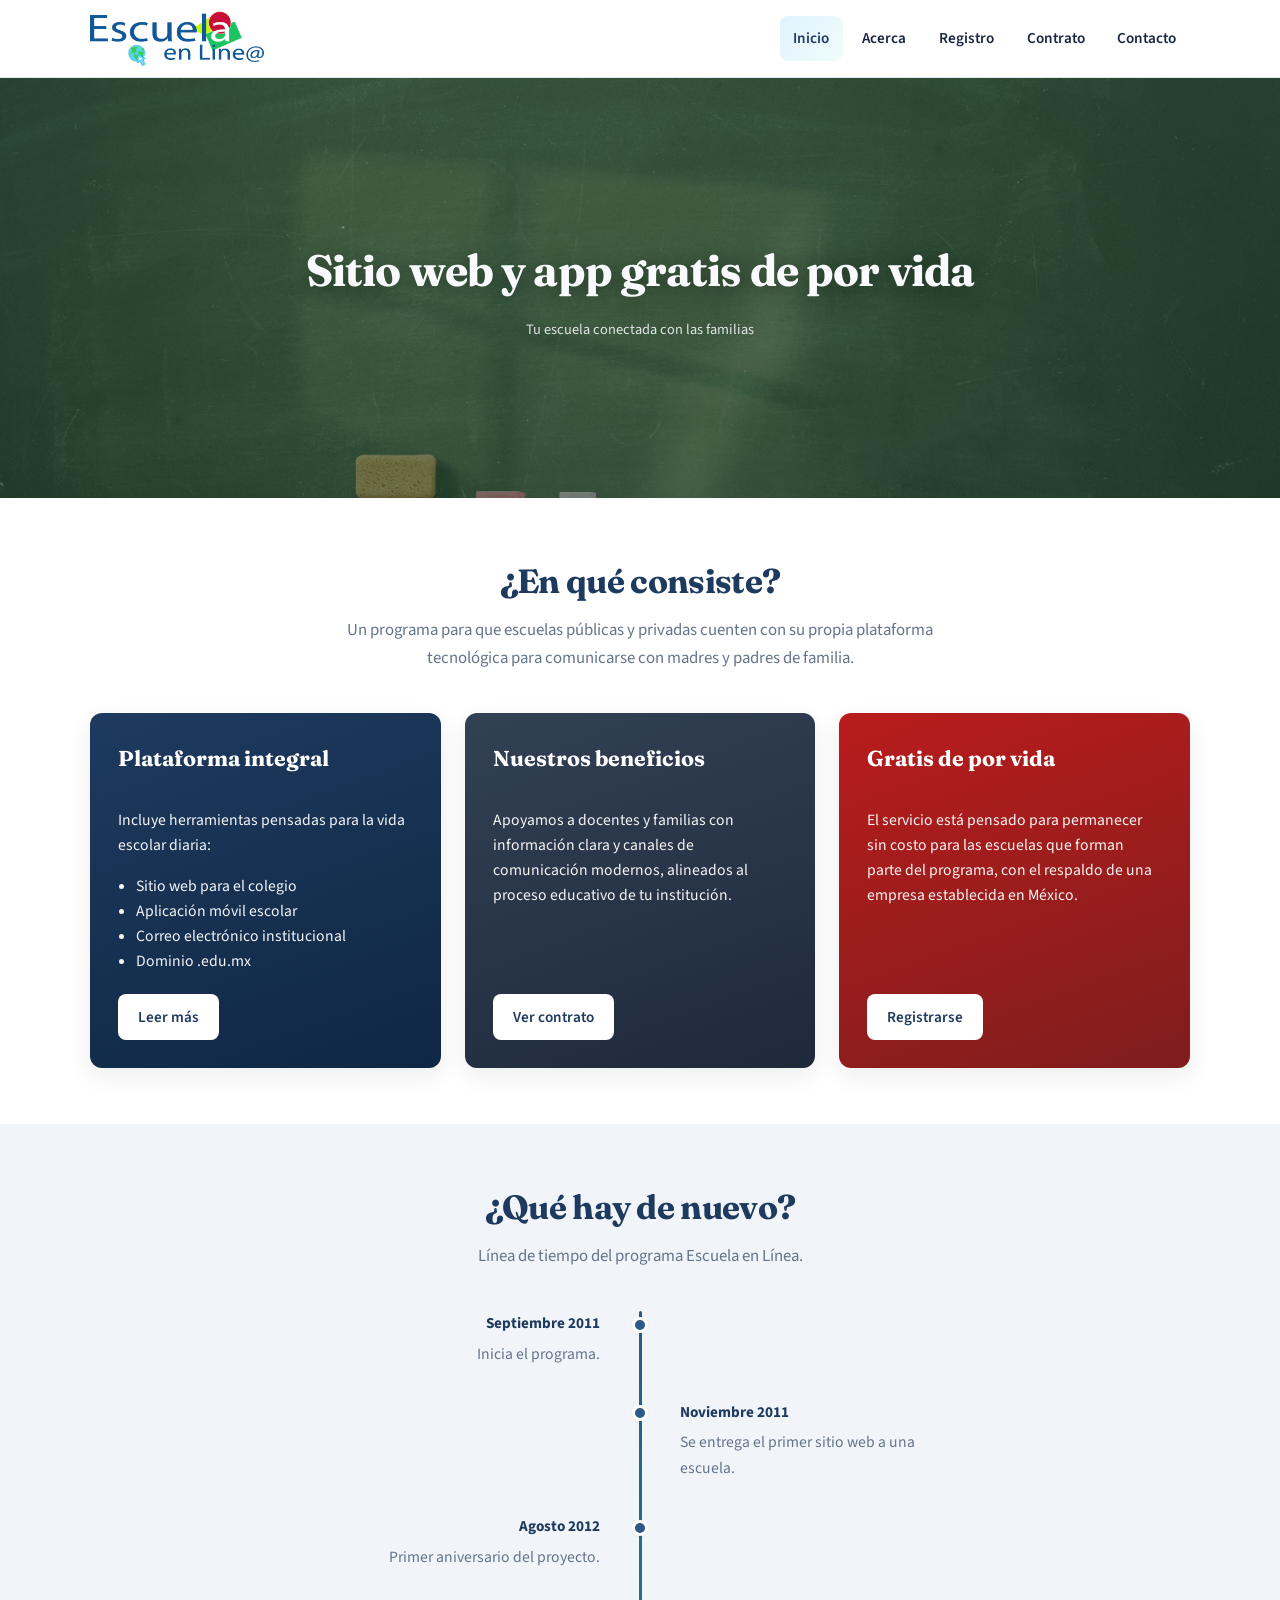
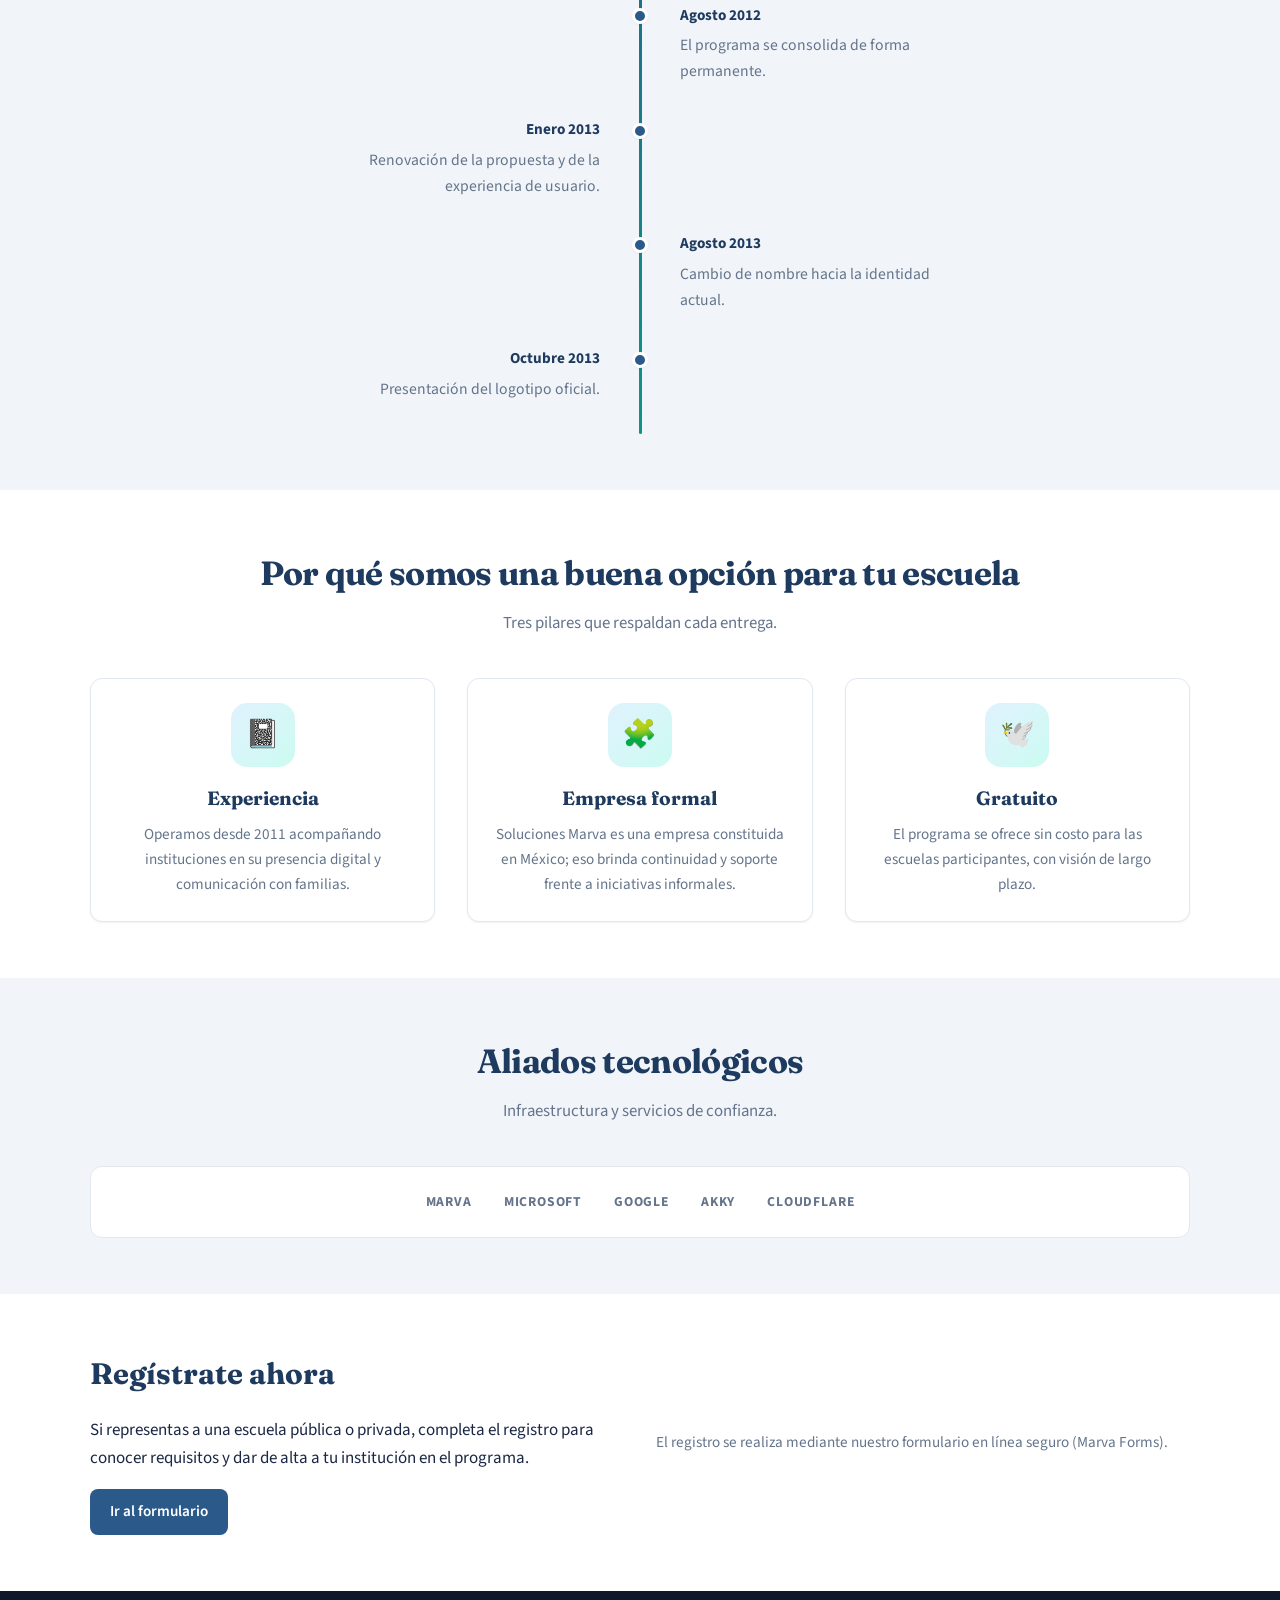
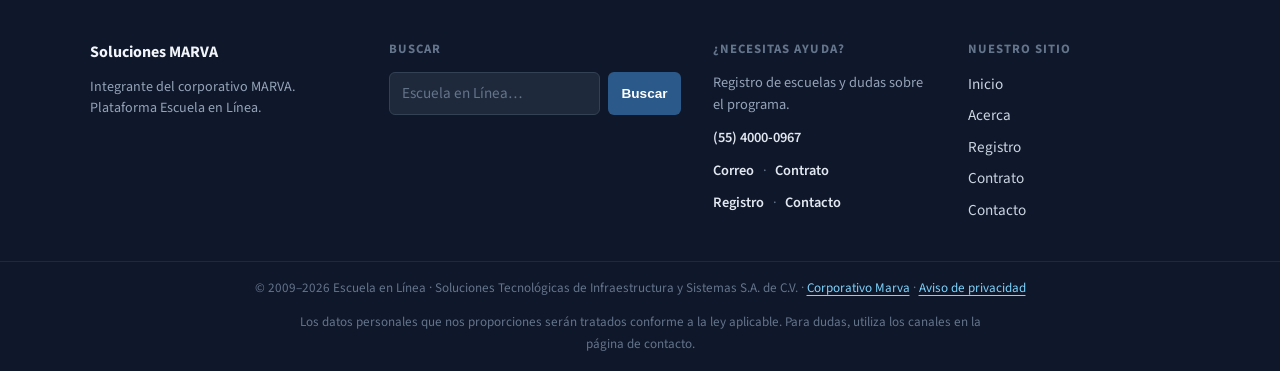
<file: index.html>
<!DOCTYPE html>
<html lang="es-MX">
  <head>
    <meta charset="utf-8" />
    <meta name="viewport" content="width=device-width, initial-scale=1" />
    <meta
      name="description"
      content="Escuela en Línea: plataforma gratuita de por vida para escuelas públicas y privadas en México. Sitio web, app y comunicación con familias."
    />
    <title>Escuela en Línea — Plataforma escolar gratuita</title>
    <link rel="preconnect" href="https://fonts.googleapis.com" />
    <link rel="preconnect" href="https://fonts.gstatic.com" crossorigin />
    <link
      href="https://fonts.googleapis.com/css2?family=Fraunces:ital,opsz,wght@0,9..144,600;0,9..144,700;1,9..144,600&family=Source+Sans+3:wght@400;600;700&display=swap"
      rel="stylesheet"
    />
    <link rel="stylesheet" href="css/styles.css" />
    <link rel="icon" href="assets/img/Escuela-en-Linea-red.png" type="image/png" />
  </head>
  <body>
    <a class="skip-link" href="#contenido">Saltar al contenido</a>
    <header class="site-header">
      <div class="site-header__inner">
        <a class="site-logo" href="index.html" aria-label="Escuela en Línea, inicio">
          <img src="assets/img/Escuela-en-Linea-red.png" width="280" height="80" alt="Escuela en Line@" />
        </a>
        <button
          class="nav-toggle"
          type="button"
          aria-expanded="false"
          aria-controls="site-nav"
          aria-label="Abrir menú"
        >
          <span class="nav-toggle__bar"></span>
        </button>
        <nav class="site-nav" id="site-nav" aria-label="Principal">
          <ul>
            <li><a href="index.html" aria-current="page">Inicio</a></li>
            <li><a href="acerca/">Acerca</a></li>
            <li><a href="registro/">Registro</a></li>
            <li><a href="contrato/">Contrato</a></li>
            <li><a href="contacto/">Contacto</a></li>
          </ul>
        </nav>
      </div>
    </header>

    <main id="contenido">
      <section class="hero" aria-labelledby="hero-title">
        <div class="hero__content">
          <h1 id="hero-title">Sitio web y app gratis de por vida</h1>
          <p class="breadcrumbs" aria-hidden="true">Tu escuela conectada con las familias</p>
        </div>
      </section>

      <section class="section" aria-labelledby="que-es">
        <div class="container">
          <h2 id="que-es" class="section__title">¿En qué consiste?</h2>
          <p class="section__lead">
            Un programa para que escuelas públicas y privadas cuenten con su propia plataforma tecnológica
            para comunicarse con madres y padres de familia.
          </p>
          <div class="card-grid card-grid--3">
            <article class="feature-card feature-card--blue">
              <h2>Plataforma integral</h2>
              <p>Incluye herramientas pensadas para la vida escolar diaria:</p>
              <ul>
                <li>Sitio web para el colegio</li>
                <li>Aplicación móvil escolar</li>
                <li>Correo electrónico institucional</li>
                <li>Dominio .edu.mx</li>
              </ul>
              <a class="btn btn--light" href="acerca/">Leer más</a>
            </article>
            <article class="feature-card feature-card--slate">
              <h2>Nuestros beneficios</h2>
              <p>
                Apoyamos a docentes y familias con información clara y canales de comunicación modernos,
                alineados al proceso educativo de tu institución.
              </p>
              <a class="btn btn--light" href="contrato/">Ver contrato</a>
            </article>
            <article class="feature-card feature-card--red">
              <h2>Gratis de por vida</h2>
              <p>
                El servicio está pensado para permanecer sin costo para las escuelas que forman parte del
                programa, con el respaldo de una empresa establecida en México.
              </p>
              <a class="btn btn--light" href="registro/">Registrarse</a>
            </article>
          </div>
        </div>
      </section>

      <section class="section section--paper" aria-labelledby="novedades">
        <div class="container">
          <h2 id="novedades" class="section__title">¿Qué hay de nuevo?</h2>
          <p class="section__lead">Línea de tiempo del programa Escuela en Línea.</p>
          <div class="timeline">
            <div class="timeline-item">
              <time datetime="2011-09">Septiembre 2011</time>
              <p>Inicia el programa.</p>
            </div>
            <div class="timeline-item">
              <time datetime="2011-11">Noviembre 2011</time>
              <p>Se entrega el primer sitio web a una escuela.</p>
            </div>
            <div class="timeline-item">
              <time datetime="2012-08">Agosto 2012</time>
              <p>Primer aniversario del proyecto.</p>
            </div>
            <div class="timeline-item">
              <time datetime="2012-08">Agosto 2012</time>
              <p>El programa se consolida de forma permanente.</p>
            </div>
            <div class="timeline-item">
              <time datetime="2013-01">Enero 2013</time>
              <p>Renovación de la propuesta y de la experiencia de usuario.</p>
            </div>
            <div class="timeline-item">
              <time datetime="2013-08">Agosto 2013</time>
              <p>Cambio de nombre hacia la identidad actual.</p>
            </div>
            <div class="timeline-item">
              <time datetime="2013-10">Octubre 2013</time>
              <p>Presentación del logotipo oficial.</p>
            </div>
          </div>
        </div>
      </section>

      <section class="section" aria-labelledby="mejor-opcion">
        <div class="container">
          <h2 id="mejor-opcion" class="section__title">Por qué somos una buena opción para tu escuela</h2>
          <p class="section__lead">Tres pilares que respaldan cada entrega.</p>
          <div class="pillars">
            <article class="pillar">
              <div class="pillar__icon" aria-hidden="true">📓</div>
              <h3>Experiencia</h3>
              <p>Operamos desde 2011 acompañando instituciones en su presencia digital y comunicación con familias.</p>
            </article>
            <article class="pillar">
              <div class="pillar__icon" aria-hidden="true">🧩</div>
              <h3>Empresa formal</h3>
              <p>
                Soluciones Marva es una empresa constituida en México; eso brinda continuidad y soporte frente a
                iniciativas informales.
              </p>
            </article>
            <article class="pillar">
              <div class="pillar__icon" aria-hidden="true">🕊️</div>
              <h3>Gratuito</h3>
              <p>El programa se ofrece sin costo para las escuelas participantes, con visión de largo plazo.</p>
            </article>
          </div>
        </div>
      </section>

      <section class="section section--paper" aria-labelledby="patrocinadores">
        <div class="container">
          <h2 id="patrocinadores" class="section__title">Aliados tecnológicos</h2>
          <p class="section__lead">Infraestructura y servicios de confianza.</p>
          <div class="sponsors" role="list">
            <span role="listitem">MARVA</span>
            <span role="listitem">Microsoft</span>
            <span role="listitem">Google</span>
            <span role="listitem">Akky</span>
            <span role="listitem">Cloudflare</span>
          </div>
        </div>
      </section>

      <section class="section" aria-labelledby="registrate">
        <div class="container cta-block">
          <div class="cta-block__text">
            <h2 id="registrate">Regístrate ahora</h2>
            <p>
              Si representas a una escuela pública o privada, completa el registro para conocer requisitos y
              dar de alta a tu institución en el programa.
            </p>
            <a class="btn btn--primary" href="registro/">Ir al formulario</a>
          </div>
          <div>
            <p style="margin: 0; color: var(--color-muted); font-size: 0.95rem">
              El registro se realiza mediante nuestro formulario en línea seguro (Marva Forms).
            </p>
          </div>
        </div>
      </section>
    </main>

    <footer class="site-footer">
      <div class="container footer-grid">
        <div class="footer-brand">
          <strong style="color: #f1f5f9; font-size: 1rem">Soluciones MARVA</strong>
          <p>Integrante del corporativo MARVA. Plataforma Escuela en Línea.</p>
        </div>
        <div class="footer-col">
          <h3>Buscar</h3>
          <form class="footer-search" action="https://www.google.com/search" method="get" role="search">
            <label for="footer-search-input" class="visually-hidden">Buscar en la web</label>
            <input
              id="footer-search-input"
              type="search"
              name="q"
              placeholder="Escuela en Línea…"
              autocomplete="off"
              required
            />
            <button type="submit">Buscar</button>
          </form>
        </div>
        <div class="footer-col">
          <h3>¿Necesitas ayuda?</h3>
          <div class="footer-help">
            <p>Registro de escuelas y dudas sobre el programa.</p>
            <p><a href="tel:+525540000967">(55) 4000-0967</a></p>
            <p>
              <a href="mailto:soporte@solucionesmarva.com">Correo</a>
              <span style="color: #64748b; margin: 0 0.35rem" aria-hidden="true">·</span>
              <a href="contrato/">Contrato</a>
            </p>
            <p>
              <a href="registro/">Registro</a>
              <span style="color: #64748b; margin: 0 0.35rem" aria-hidden="true">·</span>
              <a href="contacto/">Contacto</a>
            </p>
          </div>
        </div>
        <div class="footer-col">
          <h3>Nuestro sitio</h3>
          <ul>
            <li><a href="index.html">Inicio</a></li>
            <li><a href="acerca/">Acerca</a></li>
            <li><a href="registro/">Registro</a></li>
            <li><a href="contrato/">Contrato</a></li>
            <li><a href="contacto/">Contacto</a></li>
          </ul>
        </div>
      </div>
      <div class="footer-bottom">
        <p style="margin: 0">
          © 2009–<span id="year"></span> Escuela en Línea · Soluciones Tecnológicas de Infraestructura y Sistemas
          S.A. de C.V. ·
          <a href="https://www.solucionesmarva.com" rel="noopener noreferrer">Corporativo Marva</a>
          · <a href="#aviso">Aviso de privacidad</a>
        </p>
        <p id="aviso" style="margin: 0.75rem 0 0; max-width: 720px; margin-left: auto; margin-right: auto">
          Los datos personales que nos proporciones serán tratados conforme a la ley aplicable. Para dudas,
          utiliza los canales en la página de contacto.
        </p>
      </div>
    </footer>

    <script>
      document.getElementById("year").textContent = new Date().getFullYear();
    </script>
    <script src="js/main.js" defer></script>
  </body>
</html>
</file>
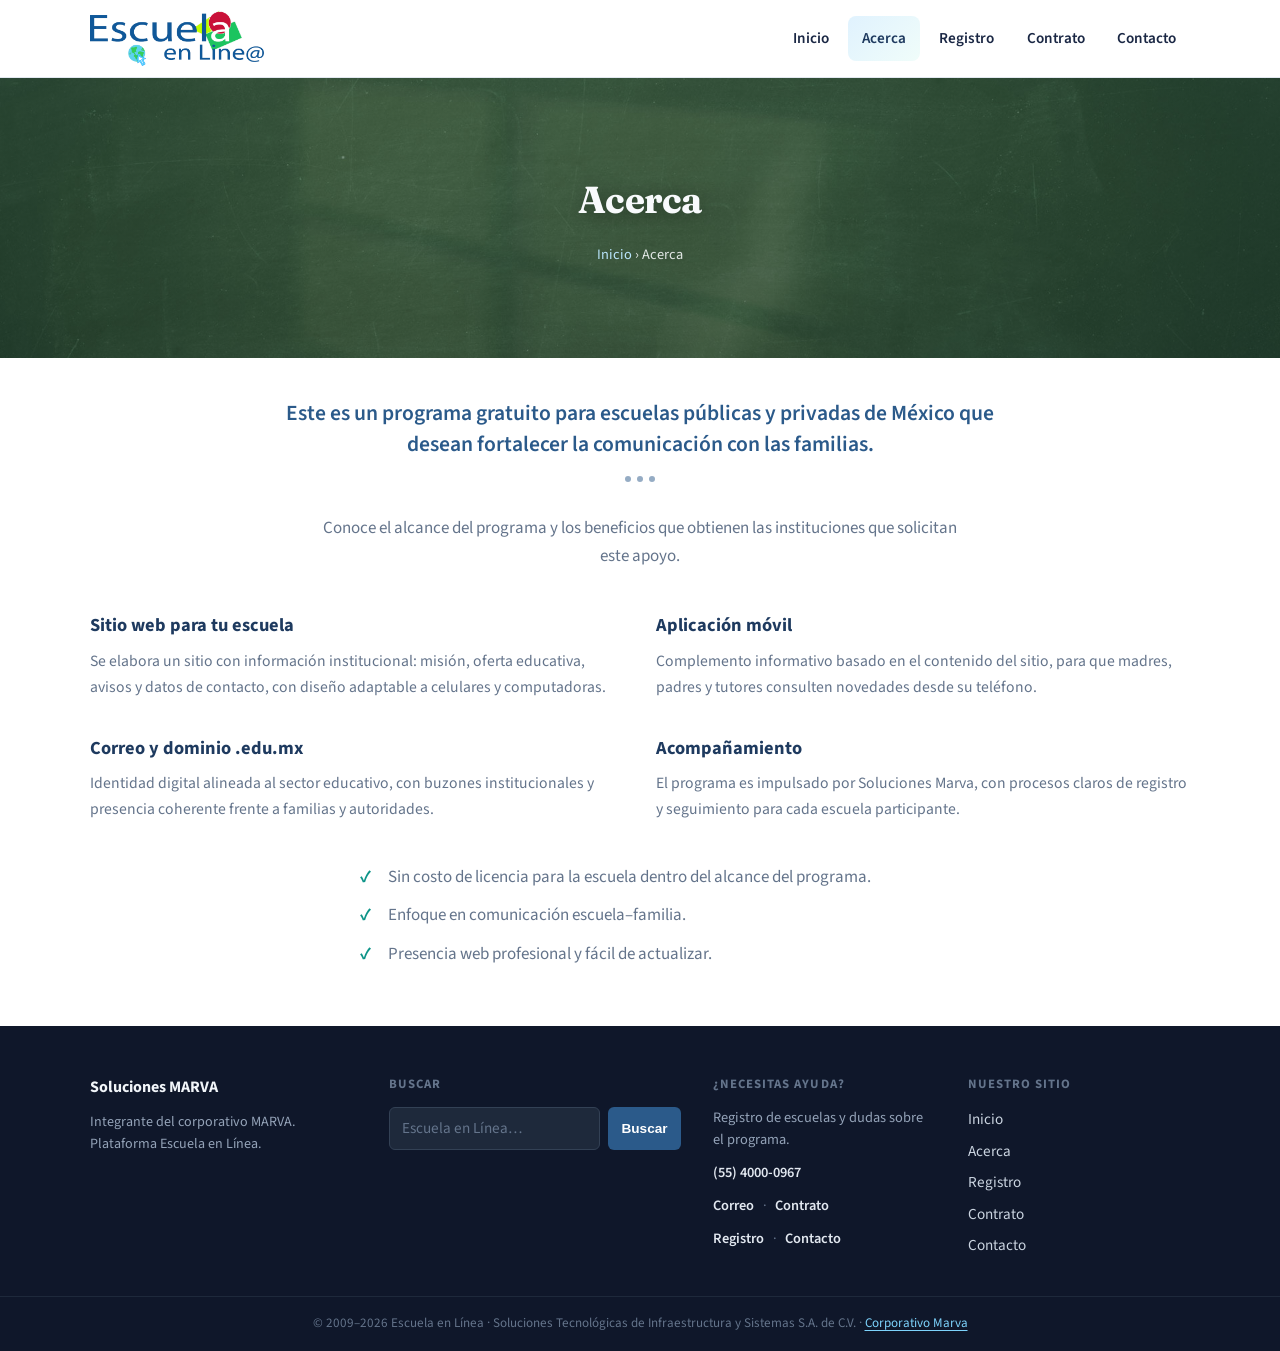
<file: acerca/index.html>
<!DOCTYPE html>
<html lang="es-MX">
  <head>
    <meta charset="utf-8" />
    <meta name="viewport" content="width=device-width, initial-scale=1" />
    <meta name="description" content="Acerca del programa Escuela en Línea: alcance, misión y beneficios para escuelas en México." />
    <title>Acerca — Escuela en Línea</title>
    <link rel="preconnect" href="https://fonts.googleapis.com" />
    <link rel="preconnect" href="https://fonts.gstatic.com" crossorigin />
    <link
      href="https://fonts.googleapis.com/css2?family=Fraunces:ital,opsz,wght@0,9..144,600;0,9..144,700&family=Source+Sans+3:wght@400;600;700&display=swap"
      rel="stylesheet"
    />
    <link rel="stylesheet" href="../css/styles.css" />
    <link rel="icon" href="../assets/img/Escuela-en-Linea-red.png" type="image/png" />
  </head>
  <body>
    <a class="skip-link" href="#contenido">Saltar al contenido</a>
    <header class="site-header">
      <div class="site-header__inner">
        <a class="site-logo" href="../index.html" aria-label="Escuela en Línea, inicio">
          <img src="../assets/img/Escuela-en-Linea-red.png" width="280" height="80" alt="Escuela en Line@" />
        </a>
        <button class="nav-toggle" type="button" aria-expanded="false" aria-controls="site-nav" aria-label="Abrir menú">
          <span class="nav-toggle__bar"></span>
        </button>
        <nav class="site-nav" id="site-nav" aria-label="Principal">
          <ul>
            <li><a href="../index.html">Inicio</a></li>
            <li><a href="../acerca/" aria-current="page">Acerca</a></li>
            <li><a href="../registro/">Registro</a></li>
            <li><a href="../contrato/">Contrato</a></li>
            <li><a href="../contacto/">Contacto</a></li>
          </ul>
        </nav>
      </div>
    </header>

    <section class="hero hero--page" aria-labelledby="page-title">
      <div class="hero__content">
        <h1 id="page-title">Acerca</h1>
        <p class="breadcrumbs"><a href="../index.html">Inicio</a> › Acerca</p>
      </div>
    </section>

    <main id="contenido" class="page-main">
      <div class="container">
        <p class="lead-statement">
          Este es un programa gratuito para escuelas públicas y privadas de México que desean fortalecer la
          comunicación con las familias.
        </p>
        <div class="dots" aria-hidden="true"><span></span><span></span><span></span></div>
        <p style="text-align: center; max-width: 640px; margin: 0 auto 2.5rem; color: var(--color-muted)">
          Conoce el alcance del programa y los beneficios que obtienen las instituciones que solicitan este
          apoyo.
        </p>

        <div class="two-col">
          <div class="benefit-block">
            <h2>Sitio web para tu escuela</h2>
            <p>
              Se elabora un sitio con información institucional: misión, oferta educativa, avisos y datos de
              contacto, con diseño adaptable a celulares y computadoras.
            </p>
          </div>
          <div class="benefit-block">
            <h2>Aplicación móvil</h2>
            <p>
              Complemento informativo basado en el contenido del sitio, para que madres, padres y tutores
              consulten novedades desde su teléfono.
            </p>
          </div>
          <div class="benefit-block">
            <h2>Correo y dominio .edu.mx</h2>
            <p>
              Identidad digital alineada al sector educativo, con buzones institucionales y presencia
              coherente frente a familias y autoridades.
            </p>
          </div>
          <div class="benefit-block">
            <h2>Acompañamiento</h2>
            <p>
              El programa es impulsado por Soluciones Marva, con procesos claros de registro y seguimiento para
              cada escuela participante.
            </p>
          </div>
        </div>

        <ul class="list-check" style="max-width: 560px; margin: 2.5rem auto 0">
          <li>Sin costo de licencia para la escuela dentro del alcance del programa.</li>
          <li>Enfoque en comunicación escuela–familia.</li>
          <li>Presencia web profesional y fácil de actualizar.</li>
        </ul>
      </div>
    </main>

    <footer class="site-footer">
      <div class="container footer-grid">
        <div class="footer-brand">
          <strong style="color: #f1f5f9; font-size: 1rem">Soluciones MARVA</strong>
          <p>Integrante del corporativo MARVA. Plataforma Escuela en Línea.</p>
        </div>
        <div class="footer-col">
          <h3>Buscar</h3>
          <form class="footer-search" action="https://www.google.com/search" method="get" role="search">
            <label for="footer-search-input" class="visually-hidden">Buscar en la web</label>
            <input id="footer-search-input" type="search" name="q" placeholder="Escuela en Línea…" required />
            <button type="submit">Buscar</button>
          </form>
        </div>
        <div class="footer-col">
          <h3>¿Necesitas ayuda?</h3>
          <div class="footer-help">
            <p>Registro de escuelas y dudas sobre el programa.</p>
            <p><a href="tel:+525540000967">(55) 4000-0967</a></p>
            <p>
              <a href="mailto:soporte@solucionesmarva.com">Correo</a>
              <span style="color: #64748b; margin: 0 0.35rem" aria-hidden="true">·</span>
              <a href="../contrato/">Contrato</a>
            </p>
            <p>
              <a href="../registro/">Registro</a>
              <span style="color: #64748b; margin: 0 0.35rem" aria-hidden="true">·</span>
              <a href="../contacto/">Contacto</a>
            </p>
          </div>
        </div>
        <div class="footer-col">
          <h3>Nuestro sitio</h3>
          <ul>
            <li><a href="../index.html">Inicio</a></li>
            <li><a href="../acerca/">Acerca</a></li>
            <li><a href="../registro/">Registro</a></li>
            <li><a href="../contrato/">Contrato</a></li>
            <li><a href="../contacto/">Contacto</a></li>
          </ul>
        </div>
      </div>
      <div class="footer-bottom">
        <p style="margin: 0">
          © 2009–<span id="year"></span> Escuela en Línea · Soluciones Tecnológicas de Infraestructura y Sistemas
          S.A. de C.V. ·
          <a href="https://www.solucionesmarva.com" rel="noopener noreferrer">Corporativo Marva</a>
        </p>
      </div>
    </footer>
    <script>
      document.getElementById("year").textContent = new Date().getFullYear();
    </script>
    <script src="../js/main.js" defer></script>
  </body>
</html>
</file>
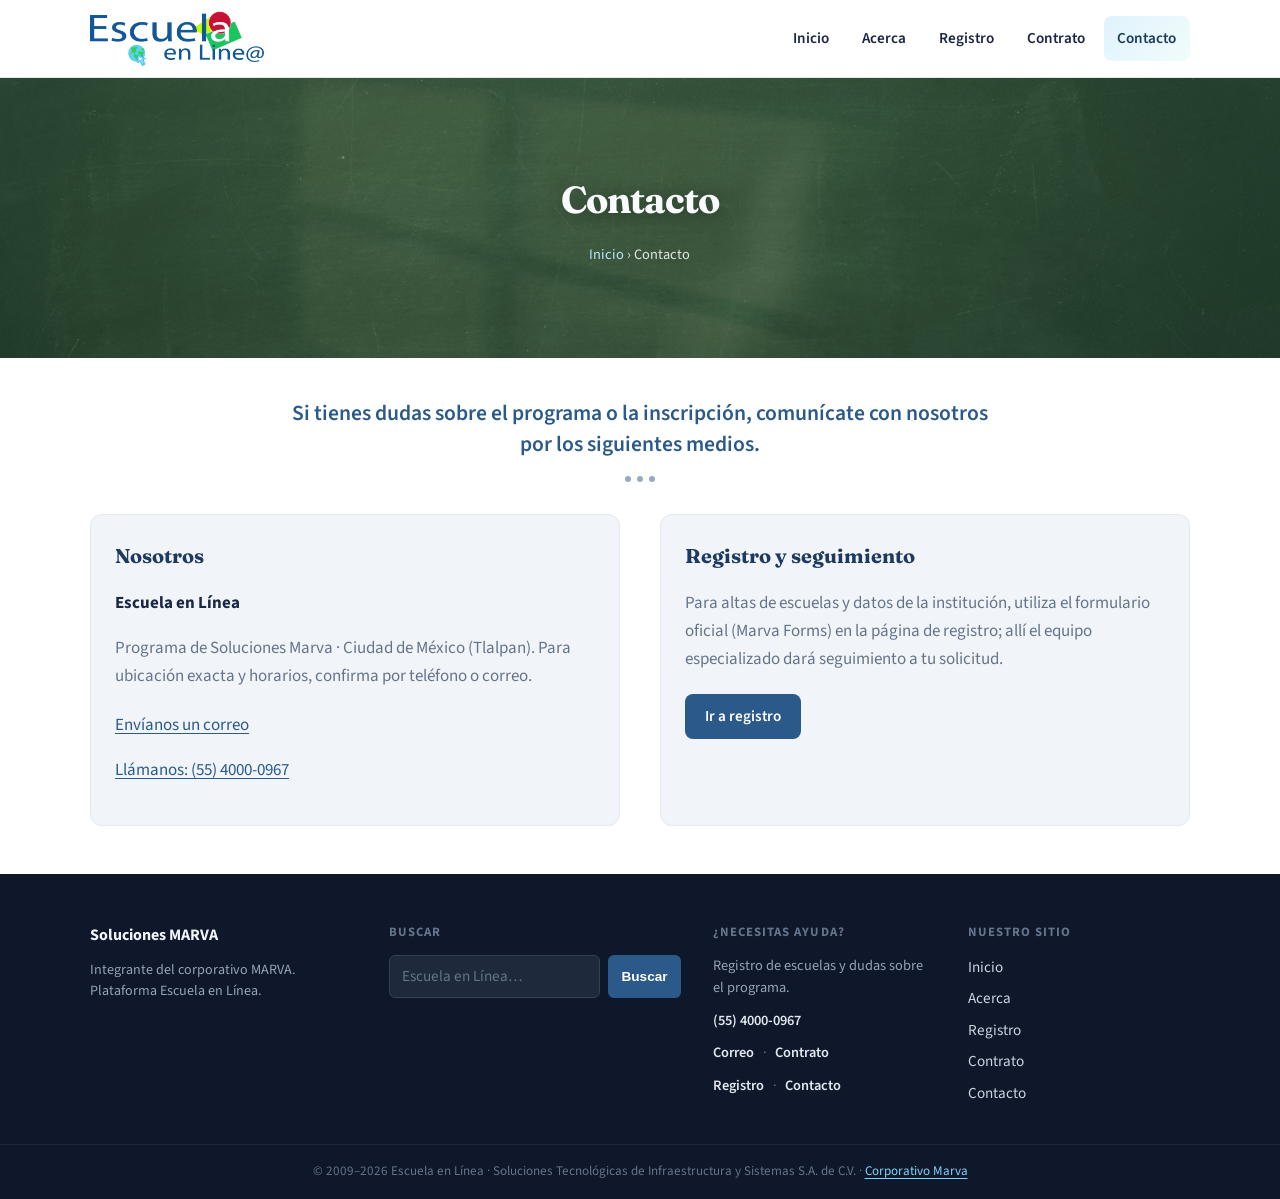
<file: contacto/index.html>
<!DOCTYPE html>
<html lang="es-MX">
  <head>
    <meta charset="utf-8" />
    <meta name="viewport" content="width=device-width, initial-scale=1" />
    <meta name="description" content="Contacto Escuela en Línea: dirección, teléfono y correo Soluciones Marva." />
    <title>Contacto — Escuela en Línea</title>
    <link rel="preconnect" href="https://fonts.googleapis.com" />
    <link rel="preconnect" href="https://fonts.gstatic.com" crossorigin />
    <link
      href="https://fonts.googleapis.com/css2?family=Fraunces:ital,opsz,wght@0,9..144,600;0,9..144,700&family=Source+Sans+3:wght@400;600;700&display=swap"
      rel="stylesheet"
    />
    <link rel="stylesheet" href="../css/styles.css" />
    <link rel="icon" href="../assets/img/Escuela-en-Linea-red.png" type="image/png" />
  </head>
  <body>
    <a class="skip-link" href="#contenido">Saltar al contenido</a>
    <header class="site-header">
      <div class="site-header__inner">
        <a class="site-logo" href="../index.html" aria-label="Escuela en Línea, inicio">
          <img src="../assets/img/Escuela-en-Linea-red.png" width="280" height="80" alt="Escuela en Line@" />
        </a>
        <button class="nav-toggle" type="button" aria-expanded="false" aria-controls="site-nav" aria-label="Abrir menú">
          <span class="nav-toggle__bar"></span>
        </button>
        <nav class="site-nav" id="site-nav" aria-label="Principal">
          <ul>
            <li><a href="../index.html">Inicio</a></li>
            <li><a href="../acerca/">Acerca</a></li>
            <li><a href="../registro/">Registro</a></li>
            <li><a href="../contrato/">Contrato</a></li>
            <li><a href="../contacto/" aria-current="page">Contacto</a></li>
          </ul>
        </nav>
      </div>
    </header>

    <section class="hero hero--page" aria-labelledby="page-title">
      <div class="hero__content">
        <h1 id="page-title">Contacto</h1>
        <p class="breadcrumbs"><a href="../index.html">Inicio</a> › Contacto</p>
      </div>
    </section>

    <main id="contenido" class="page-main">
      <div class="container">
        <p class="lead-statement">
          Si tienes dudas sobre el programa o la inscripción, comunícate con nosotros por los siguientes medios.
        </p>
        <div class="dots" aria-hidden="true"><span></span><span></span><span></span></div>

        <div class="contact-grid" style="margin-top: 2rem">
          <div class="contact-card">
            <h2>Nosotros</h2>
            <p><strong>Escuela en Línea</strong></p>
            <p style="margin-top: 1rem; color: var(--color-muted)">
              Programa de Soluciones Marva · Ciudad de México (Tlalpan). Para ubicación exacta y horarios,
              confirma por teléfono o correo.
            </p>
            <p style="margin-top: 1.25rem">
              <a href="mailto:soporte@solucionesmarva.com">Envíanos un correo</a>
            </p>
            <p style="margin-top: 0.5rem">
              <a href="tel:+525540000967">Llámanos: (55) 4000-0967</a>
            </p>
          </div>
          <div class="contact-card">
            <h2>Registro y seguimiento</h2>
            <p style="color: var(--color-muted)">
              Para altas de escuelas y datos de la institución, utiliza el formulario oficial (Marva Forms) en
              la página de registro; allí el equipo especializado dará seguimiento a tu solicitud.
            </p>
            <p style="margin-top: 1.25rem">
              <a class="btn btn--primary" href="../registro/">Ir a registro</a>
            </p>
          </div>
        </div>
      </div>
    </main>

    <footer class="site-footer">
      <div class="container footer-grid">
        <div class="footer-brand">
          <strong style="color: #f1f5f9; font-size: 1rem">Soluciones MARVA</strong>
          <p>Integrante del corporativo MARVA. Plataforma Escuela en Línea.</p>
        </div>
        <div class="footer-col">
          <h3>Buscar</h3>
          <form class="footer-search" action="https://www.google.com/search" method="get" role="search">
            <label for="footer-search-input" class="visually-hidden">Buscar en la web</label>
            <input id="footer-search-input" type="search" name="q" placeholder="Escuela en Línea…" required />
            <button type="submit">Buscar</button>
          </form>
        </div>
        <div class="footer-col">
          <h3>¿Necesitas ayuda?</h3>
          <div class="footer-help">
            <p>Registro de escuelas y dudas sobre el programa.</p>
            <p><a href="tel:+525540000967">(55) 4000-0967</a></p>
            <p>
              <a href="mailto:soporte@solucionesmarva.com">Correo</a>
              <span style="color: #64748b; margin: 0 0.35rem" aria-hidden="true">·</span>
              <a href="../contrato/">Contrato</a>
            </p>
            <p>
              <a href="../registro/">Registro</a>
              <span style="color: #64748b; margin: 0 0.35rem" aria-hidden="true">·</span>
              <a href="../contacto/">Contacto</a>
            </p>
          </div>
        </div>
        <div class="footer-col">
          <h3>Nuestro sitio</h3>
          <ul>
            <li><a href="../index.html">Inicio</a></li>
            <li><a href="../acerca/">Acerca</a></li>
            <li><a href="../registro/">Registro</a></li>
            <li><a href="../contrato/">Contrato</a></li>
            <li><a href="../contacto/">Contacto</a></li>
          </ul>
        </div>
      </div>
      <div class="footer-bottom">
        <p style="margin: 0">
          © 2009–<span id="year"></span> Escuela en Línea · Soluciones Tecnológicas de Infraestructura y Sistemas
          S.A. de C.V. ·
          <a href="https://www.solucionesmarva.com" rel="noopener noreferrer">Corporativo Marva</a>
        </p>
      </div>
    </footer>
    <script>
      document.getElementById("year").textContent = new Date().getFullYear();
    </script>
    <script src="../js/main.js" defer></script>
  </body>
</html>
</file>
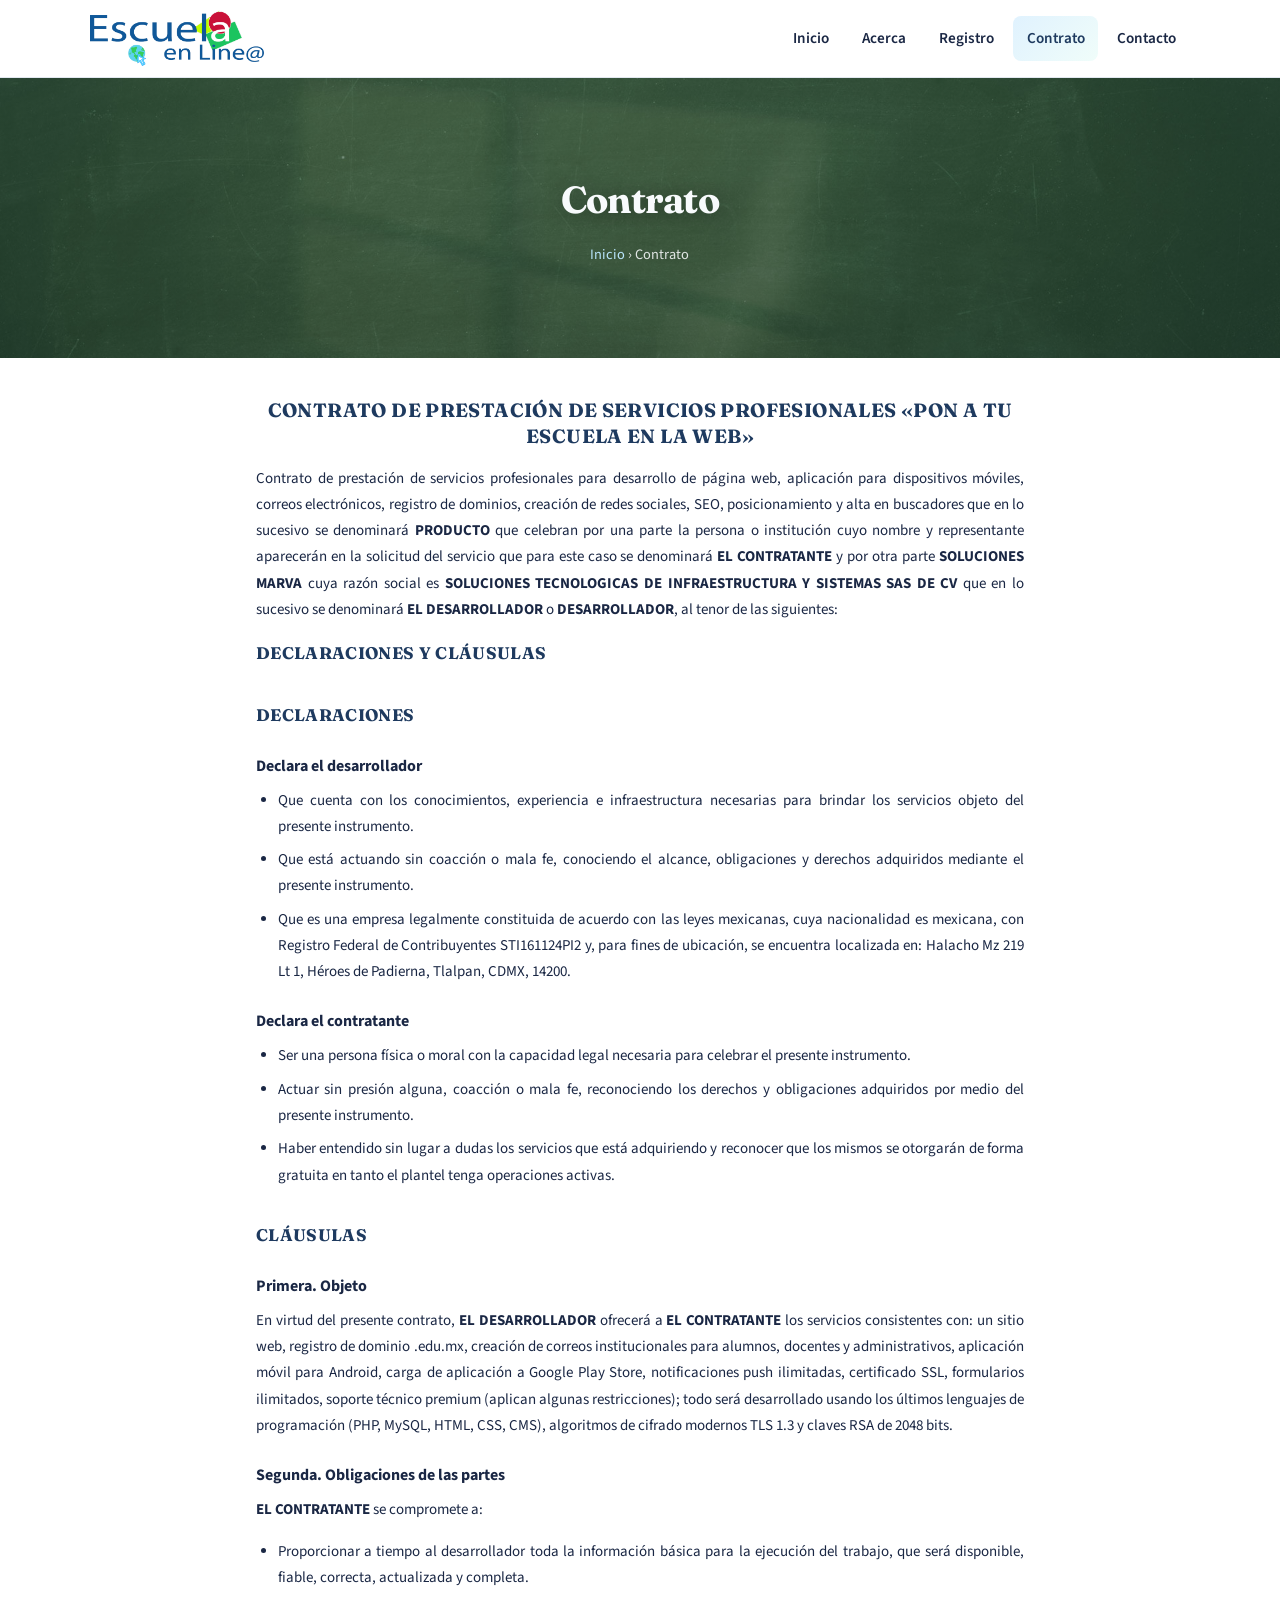
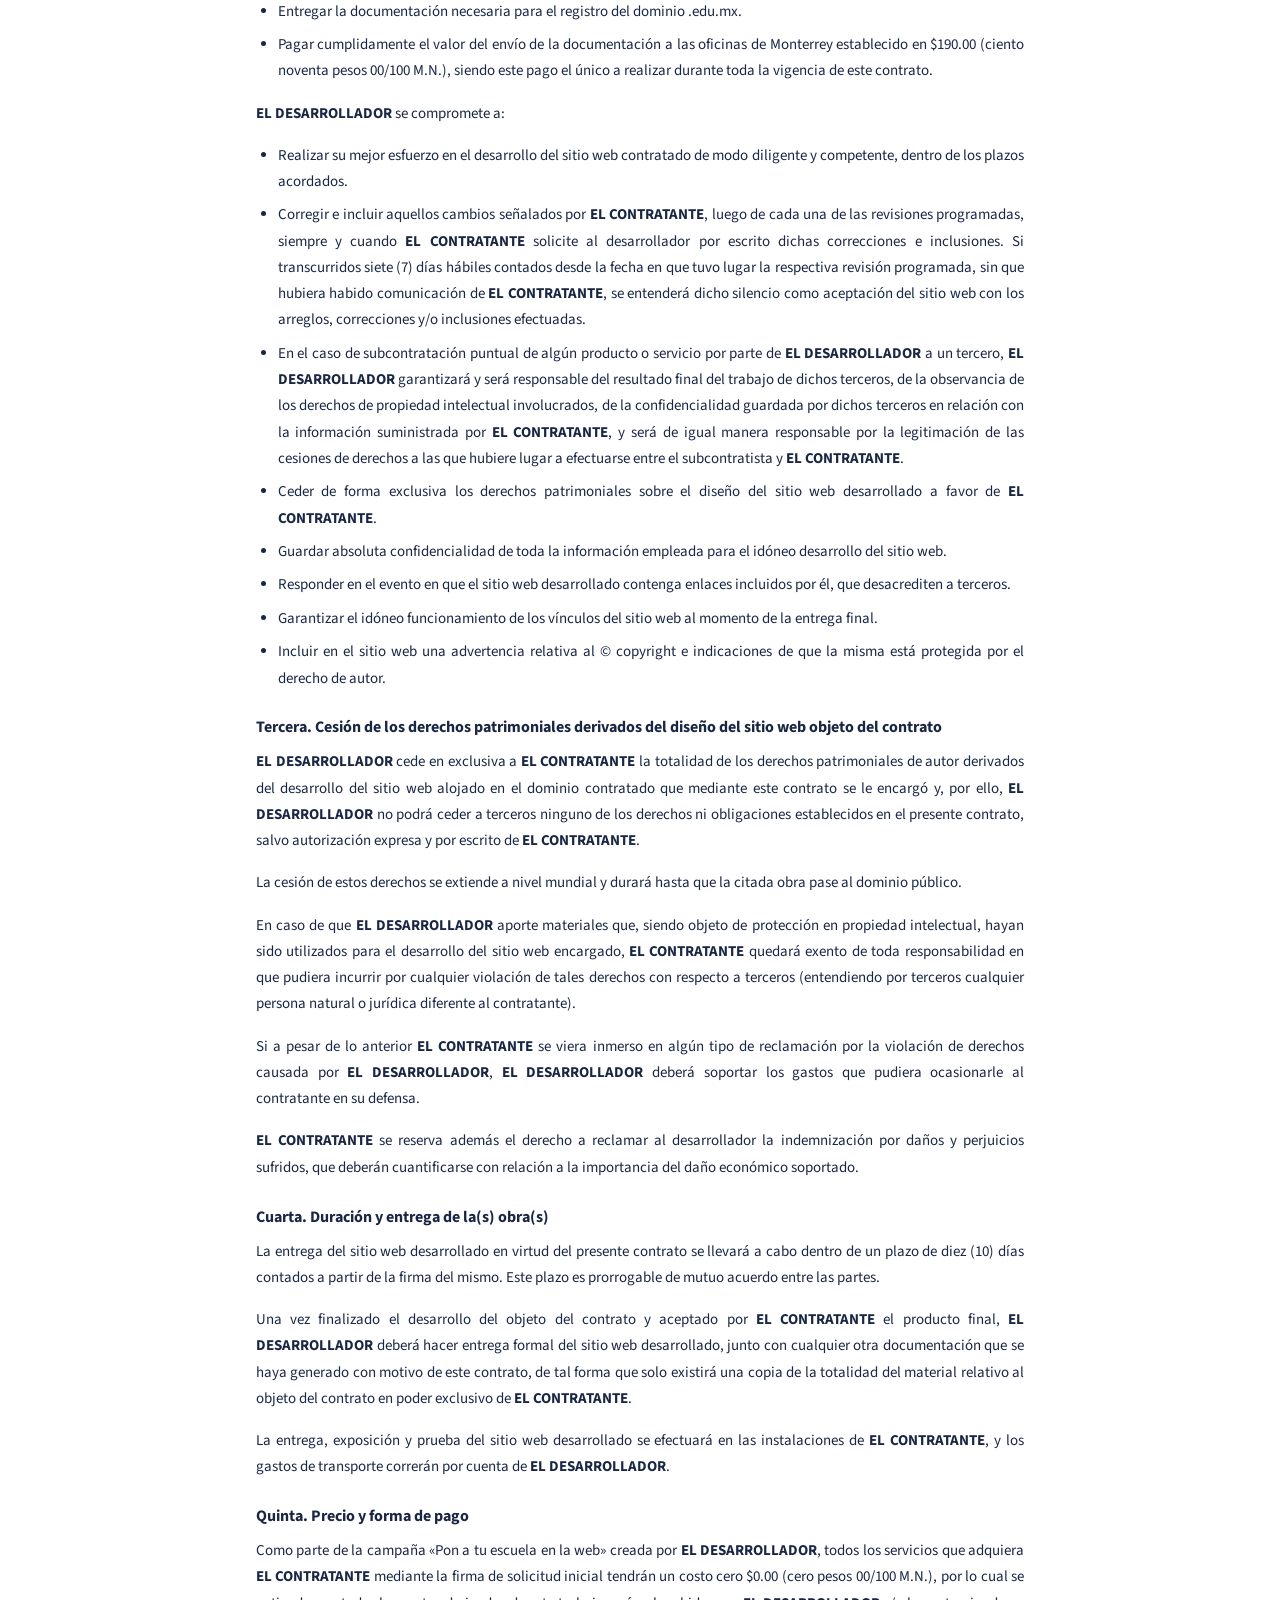
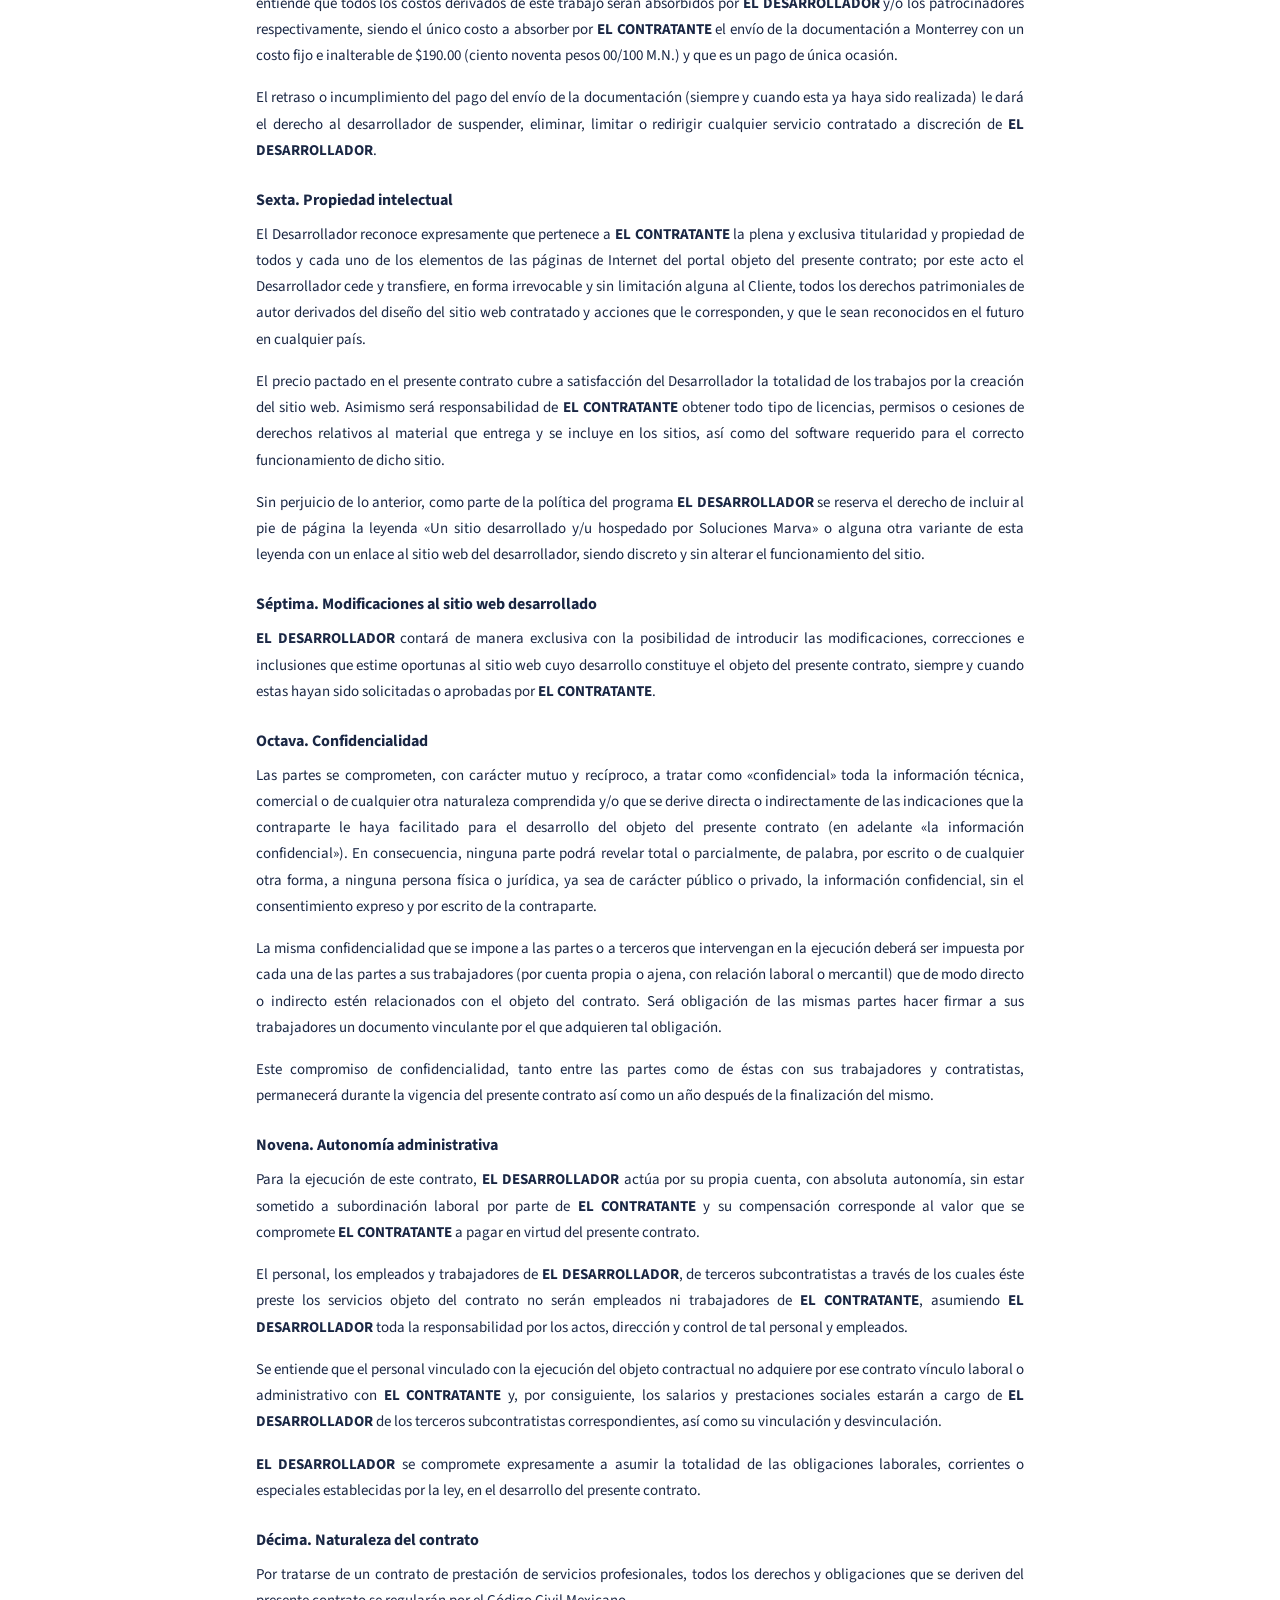
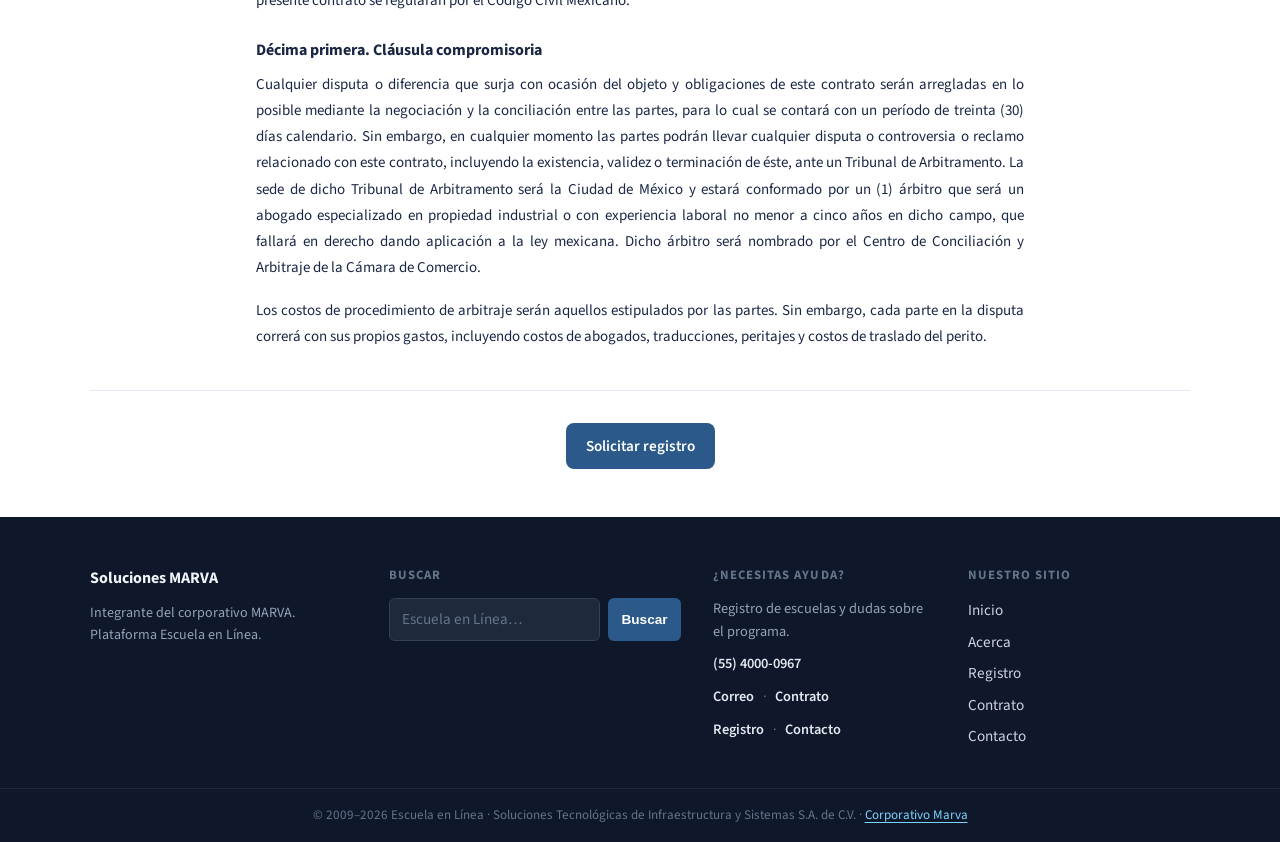
<file: contrato/index.html>
<!DOCTYPE html>
<html lang="es-MX">
  <head>
    <meta charset="utf-8" />
    <meta name="viewport" content="width=device-width, initial-scale=1" />
    <meta
      name="description"
      content="Contrato de prestación de servicios profesionales «Pon a tu escuela en la web» entre el contratante y Soluciones Marva."
    />
    <title>Contrato — Escuela en Línea</title>
    <link rel="preconnect" href="https://fonts.googleapis.com" />
    <link rel="preconnect" href="https://fonts.gstatic.com" crossorigin />
    <link
      href="https://fonts.googleapis.com/css2?family=Fraunces:ital,opsz,wght@0,9..144,600;0,9..144,700&family=Source+Sans+3:wght@400;600;700&display=swap"
      rel="stylesheet"
    />
    <link rel="stylesheet" href="../css/styles.css" />
    <link rel="icon" href="../assets/img/Escuela-en-Linea-red.png" type="image/png" />
  </head>
  <body>
    <a class="skip-link" href="#contenido">Saltar al contenido</a>
    <header class="site-header">
      <div class="site-header__inner">
        <a class="site-logo" href="../index.html" aria-label="Escuela en Línea, inicio">
          <img src="../assets/img/Escuela-en-Linea-red.png" width="280" height="80" alt="Escuela en Line@" />
        </a>
        <button class="nav-toggle" type="button" aria-expanded="false" aria-controls="site-nav" aria-label="Abrir menú">
          <span class="nav-toggle__bar"></span>
        </button>
        <nav class="site-nav" id="site-nav" aria-label="Principal">
          <ul>
            <li><a href="../index.html">Inicio</a></li>
            <li><a href="../acerca/">Acerca</a></li>
            <li><a href="../registro/">Registro</a></li>
            <li><a href="../contrato/" aria-current="page">Contrato</a></li>
            <li><a href="../contacto/">Contacto</a></li>
          </ul>
        </nav>
      </div>
    </header>

    <section class="hero hero--page" aria-labelledby="page-title">
      <div class="hero__content">
        <h1 id="page-title">Contrato</h1>
        <p class="breadcrumbs"><a href="../index.html">Inicio</a> › Contrato</p>
      </div>
    </section>

    <main id="contenido" class="page-main">
      <div class="container">
        <article class="legal-document" lang="es-MX">
          <p class="legal-document__title">
            Contrato de prestación de servicios profesionales «PON A TU ESCUELA EN LA WEB»
          </p>
          <p>
            Contrato de prestación de servicios profesionales para desarrollo de página web, aplicación para
            dispositivos móviles, correos electrónicos, registro de dominios, creación de redes sociales, SEO,
            posicionamiento y alta en buscadores que en lo sucesivo se denominará <strong>PRODUCTO</strong> que
            celebran por una parte la persona o institución cuyo nombre y representante aparecerán en la
            solicitud del servicio que para este caso se denominará <strong>EL CONTRATANTE</strong> y por otra
            parte <strong>SOLUCIONES MARVA</strong> cuya razón social es
            <strong>SOLUCIONES TECNOLOGICAS DE INFRAESTRUCTURA Y SISTEMAS SAS DE CV</strong> que en lo
            sucesivo se denominará <strong>EL DESARROLLADOR</strong> o <strong>DESARROLLADOR</strong>, al tenor de
            las siguientes:
          </p>

          <h2>Declaraciones y cláusulas</h2>

          <h2>Declaraciones</h2>

          <h3>Declara el desarrollador</h3>
          <ul>
            <li>
              Que cuenta con los conocimientos, experiencia e infraestructura necesarias para brindar los
              servicios objeto del presente instrumento.
            </li>
            <li>
              Que está actuando sin coacción o mala fe, conociendo el alcance, obligaciones y derechos adquiridos
              mediante el presente instrumento.
            </li>
            <li>
              Que es una empresa legalmente constituida de acuerdo con las leyes mexicanas, cuya nacionalidad es
              mexicana, con Registro Federal de Contribuyentes STI161124PI2 y, para fines de ubicación, se encuentra
              localizada en: Halacho Mz 219 Lt 1, Héroes de Padierna, Tlalpan, CDMX, 14200.
            </li>
          </ul>

          <h3>Declara el contratante</h3>
          <ul>
            <li>
              Ser una persona física o moral con la capacidad legal necesaria para celebrar el presente
              instrumento.
            </li>
            <li>
              Actuar sin presión alguna, coacción o mala fe, reconociendo los derechos y obligaciones adquiridos por
              medio del presente instrumento.
            </li>
            <li>
              Haber entendido sin lugar a dudas los servicios que está adquiriendo y reconocer que los mismos se
              otorgarán de forma gratuita en tanto el plantel tenga operaciones activas.
            </li>
          </ul>

          <h2>Cláusulas</h2>

          <h3>Primera. Objeto</h3>
          <p>
            En virtud del presente contrato, <strong>EL DESARROLLADOR</strong> ofrecerá a
            <strong>EL CONTRATANTE</strong> los servicios consistentes con: un sitio web, registro de dominio
            .edu.mx, creación de correos institucionales para alumnos, docentes y administrativos, aplicación móvil
            para Android, carga de aplicación a Google Play Store, notificaciones push ilimitadas, certificado SSL,
            formularios ilimitados, soporte técnico premium (aplican algunas restricciones); todo será desarrollado
            usando los últimos lenguajes de programación (PHP, MySQL, HTML, CSS, CMS), algoritmos de cifrado modernos
            TLS 1.3 y claves RSA de 2048 bits.
          </p>

          <h3>Segunda. Obligaciones de las partes</h3>
          <p><strong>EL CONTRATANTE</strong> se compromete a:</p>
          <ul>
            <li>
              Proporcionar a tiempo al desarrollador toda la información básica para la ejecución del trabajo, que
              será disponible, fiable, correcta, actualizada y completa.
            </li>
            <li>Entregar la documentación necesaria para el registro del dominio .edu.mx.</li>
            <li>
              Pagar cumplidamente el valor del envío de la documentación a las oficinas de Monterrey establecido en
              $190.00 (ciento noventa pesos 00/100 M.N.), siendo este pago el único a realizar durante toda la
              vigencia de este contrato.
            </li>
          </ul>
          <p><strong>EL DESARROLLADOR</strong> se compromete a:</p>
          <ul>
            <li>
              Realizar su mejor esfuerzo en el desarrollo del sitio web contratado de modo diligente y competente,
              dentro de los plazos acordados.
            </li>
            <li>
              Corregir e incluir aquellos cambios señalados por <strong>EL CONTRATANTE</strong>, luego de cada una
              de las revisiones programadas, siempre y cuando <strong>EL CONTRATANTE</strong> solicite al
              desarrollador por escrito dichas correcciones e inclusiones. Si transcurridos siete (7) días hábiles
              contados desde la fecha en que tuvo lugar la respectiva revisión programada, sin que hubiera habido
              comunicación de <strong>EL CONTRATANTE</strong>, se entenderá dicho silencio como aceptación del sitio
              web con los arreglos, correcciones y/o inclusiones efectuadas.
            </li>
            <li>
              En el caso de subcontratación puntual de algún producto o servicio por parte de
              <strong>EL DESARROLLADOR</strong> a un tercero, <strong>EL DESARROLLADOR</strong> garantizará y será
              responsable del resultado final del trabajo de dichos terceros, de la observancia de los derechos de
              propiedad intelectual involucrados, de la confidencialidad guardada por dichos terceros en relación con
              la información suministrada por <strong>EL CONTRATANTE</strong>, y será de igual manera responsable por
              la legitimación de las cesiones de derechos a las que hubiere lugar a efectuarse entre el
              subcontratista y <strong>EL CONTRATANTE</strong>.
            </li>
            <li>
              Ceder de forma exclusiva los derechos patrimoniales sobre el diseño del sitio web desarrollado a
              favor de <strong>EL CONTRATANTE</strong>.
            </li>
            <li>
              Guardar absoluta confidencialidad de toda la información empleada para el idóneo desarrollo del sitio
              web.
            </li>
            <li>
              Responder en el evento en que el sitio web desarrollado contenga enlaces incluidos por él, que
              desacrediten a terceros.
            </li>
            <li>Garantizar el idóneo funcionamiento de los vínculos del sitio web al momento de la entrega final.</li>
            <li>
              Incluir en el sitio web una advertencia relativa al © copyright e indicaciones de que la misma está
              protegida por el derecho de autor.
            </li>
          </ul>

          <h3>Tercera. Cesión de los derechos patrimoniales derivados del diseño del sitio web objeto del contrato</h3>
          <p>
            <strong>EL DESARROLLADOR</strong> cede en exclusiva a <strong>EL CONTRATANTE</strong> la totalidad de los
            derechos patrimoniales de autor derivados del desarrollo del sitio web alojado en el dominio contratado
            que mediante este contrato se le encargó y, por ello, <strong>EL DESARROLLADOR</strong> no podrá ceder a
            terceros ninguno de los derechos ni obligaciones establecidos en el presente contrato, salvo autorización
            expresa y por escrito de <strong>EL CONTRATANTE</strong>.
          </p>
          <p>
            La cesión de estos derechos se extiende a nivel mundial y durará hasta que la citada obra pase al dominio
            público.
          </p>
          <p>
            En caso de que <strong>EL DESARROLLADOR</strong> aporte materiales que, siendo objeto de protección en
            propiedad intelectual, hayan sido utilizados para el desarrollo del sitio web encargado,
            <strong>EL CONTRATANTE</strong> quedará exento de toda responsabilidad en que pudiera incurrir por
            cualquier violación de tales derechos con respecto a terceros (entendiendo por terceros cualquier persona
            natural o jurídica diferente al contratante).
          </p>
          <p>
            Si a pesar de lo anterior <strong>EL CONTRATANTE</strong> se viera inmerso en algún tipo de reclamación
            por la violación de derechos causada por <strong>EL DESARROLLADOR</strong>,
            <strong>EL DESARROLLADOR</strong> deberá soportar los gastos que pudiera ocasionarle al contratante en su
            defensa.
          </p>
          <p>
            <strong>EL CONTRATANTE</strong> se reserva además el derecho a reclamar al desarrollador la indemnización
            por daños y perjuicios sufridos, que deberán cuantificarse con relación a la importancia del daño económico
            soportado.
          </p>

          <h3>Cuarta. Duración y entrega de la(s) obra(s)</h3>
          <p>
            La entrega del sitio web desarrollado en virtud del presente contrato se llevará a cabo dentro de un plazo
            de diez (10) días contados a partir de la firma del mismo. Este plazo es prorrogable de mutuo acuerdo entre
            las partes.
          </p>
          <p>
            Una vez finalizado el desarrollo del objeto del contrato y aceptado por <strong>EL CONTRATANTE</strong> el
            producto final, <strong>EL DESARROLLADOR</strong> deberá hacer entrega formal del sitio web desarrollado,
            junto con cualquier otra documentación que se haya generado con motivo de este contrato, de tal forma que
            solo existirá una copia de la totalidad del material relativo al objeto del contrato en poder exclusivo
            de <strong>EL CONTRATANTE</strong>.
          </p>
          <p>
            La entrega, exposición y prueba del sitio web desarrollado se efectuará en las instalaciones de
            <strong>EL CONTRATANTE</strong>, y los gastos de transporte correrán por cuenta de
            <strong>EL DESARROLLADOR</strong>.
          </p>

          <h3>Quinta. Precio y forma de pago</h3>
          <p>
            Como parte de la campaña «Pon a tu escuela en la web» creada por <strong>EL DESARROLLADOR</strong>, todos
            los servicios que adquiera <strong>EL CONTRATANTE</strong> mediante la firma de solicitud inicial tendrán
            un costo cero $0.00 (cero pesos 00/100 M.N.), por lo cual se entiende que todos los costos derivados de
            este trabajo serán absorbidos por <strong>EL DESARROLLADOR</strong> y/o los patrocinadores
            respectivamente, siendo el único costo a absorber por <strong>EL CONTRATANTE</strong> el envío de la
            documentación a Monterrey con un costo fijo e inalterable de $190.00 (ciento noventa pesos 00/100 M.N.) y
            que es un pago de única ocasión.
          </p>
          <p>
            El retraso o incumplimiento del pago del envío de la documentación (siempre y cuando esta ya haya sido
            realizada) le dará el derecho al desarrollador de suspender, eliminar, limitar o redirigir cualquier
            servicio contratado a discreción de <strong>EL DESARROLLADOR</strong>.
          </p>

          <h3>Sexta. Propiedad intelectual</h3>
          <p>
            El Desarrollador reconoce expresamente que pertenece a <strong>EL CONTRATANTE</strong> la plena y exclusiva
            titularidad y propiedad de todos y cada uno de los elementos de las páginas de Internet del portal objeto
            del presente contrato; por este acto el Desarrollador cede y transfiere, en forma irrevocable y sin
            limitación alguna al Cliente, todos los derechos patrimoniales de autor derivados del diseño del sitio web
            contratado y acciones que le corresponden, y que le sean reconocidos en el futuro en cualquier país.
          </p>
          <p>
            El precio pactado en el presente contrato cubre a satisfacción del Desarrollador la totalidad de los
            trabajos por la creación del sitio web. Asimismo será responsabilidad de <strong>EL CONTRATANTE</strong>
            obtener todo tipo de licencias, permisos o cesiones de derechos relativos al material que entrega y se
            incluye en los sitios, así como del software requerido para el correcto funcionamiento de dicho sitio.
          </p>
          <p>
            Sin perjuicio de lo anterior, como parte de la política del programa <strong>EL DESARROLLADOR</strong> se
            reserva el derecho de incluir al pie de página la leyenda «Un sitio desarrollado y/u hospedado por
            Soluciones Marva» o alguna otra variante de esta leyenda con un enlace al sitio web del desarrollador,
            siendo discreto y sin alterar el funcionamiento del sitio.
          </p>

          <h3>Séptima. Modificaciones al sitio web desarrollado</h3>
          <p>
            <strong>EL DESARROLLADOR</strong> contará de manera exclusiva con la posibilidad de introducir las
            modificaciones, correcciones e inclusiones que estime oportunas al sitio web cuyo desarrollo constituye el
            objeto del presente contrato, siempre y cuando estas hayan sido solicitadas o aprobadas por
            <strong>EL CONTRATANTE</strong>.
          </p>

          <h3>Octava. Confidencialidad</h3>
          <p>
            Las partes se comprometen, con carácter mutuo y recíproco, a tratar como «confidencial» toda la información
            técnica, comercial o de cualquier otra naturaleza comprendida y/o que se derive directa o indirectamente
            de las indicaciones que la contraparte le haya facilitado para el desarrollo del objeto del presente
            contrato (en adelante «la información confidencial»). En consecuencia, ninguna parte podrá revelar total o
            parcialmente, de palabra, por escrito o de cualquier otra forma, a ninguna persona física o jurídica, ya sea
            de carácter público o privado, la información confidencial, sin el consentimiento expreso y por escrito de
            la contraparte.
          </p>
          <p>
            La misma confidencialidad que se impone a las partes o a terceros que intervengan en la ejecución deberá
            ser impuesta por cada una de las partes a sus trabajadores (por cuenta propia o ajena, con relación
            laboral o mercantil) que de modo directo o indirecto estén relacionados con el objeto del contrato. Será
            obligación de las mismas partes hacer firmar a sus trabajadores un documento vinculante por el que
            adquieren tal obligación.
          </p>
          <p>
            Este compromiso de confidencialidad, tanto entre las partes como de éstas con sus trabajadores y
            contratistas, permanecerá durante la vigencia del presente contrato así como un año después de la
            finalización del mismo.
          </p>

          <h3>Novena. Autonomía administrativa</h3>
          <p>
            Para la ejecución de este contrato, <strong>EL DESARROLLADOR</strong> actúa por su propia cuenta, con
            absoluta autonomía, sin estar sometido a subordinación laboral por parte de <strong>EL CONTRATANTE</strong>
            y su compensación corresponde al valor que se compromete <strong>EL CONTRATANTE</strong> a pagar en virtud
            del presente contrato.
          </p>
          <p>
            El personal, los empleados y trabajadores de <strong>EL DESARROLLADOR</strong>, de terceros
            subcontratistas a través de los cuales éste preste los servicios objeto del contrato no serán empleados
            ni trabajadores de <strong>EL CONTRATANTE</strong>, asumiendo <strong>EL DESARROLLADOR</strong> toda la
            responsabilidad por los actos, dirección y control de tal personal y empleados.
          </p>
          <p>
            Se entiende que el personal vinculado con la ejecución del objeto contractual no adquiere por ese contrato
            vínculo laboral o administrativo con <strong>EL CONTRATANTE</strong> y, por consiguiente, los salarios y
            prestaciones sociales estarán a cargo de <strong>EL DESARROLLADOR</strong> de los terceros
            subcontratistas correspondientes, así como su vinculación y desvinculación.
          </p>
          <p>
            <strong>EL DESARROLLADOR</strong> se compromete expresamente a asumir la totalidad de las obligaciones
            laborales, corrientes o especiales establecidas por la ley, en el desarrollo del presente contrato.
          </p>

          <h3>Décima. Naturaleza del contrato</h3>
          <p>
            Por tratarse de un contrato de prestación de servicios profesionales, todos los derechos y obligaciones que
            se deriven del presente contrato se regularán por el Código Civil Mexicano.
          </p>

          <h3>Décima primera. Cláusula compromisoria</h3>
          <p>
            Cualquier disputa o diferencia que surja con ocasión del objeto y obligaciones de este contrato serán
            arregladas en lo posible mediante la negociación y la conciliación entre las partes, para lo cual se
            contará con un período de treinta (30) días calendario. Sin embargo, en cualquier momento las partes
            podrán llevar cualquier disputa o controversia o reclamo relacionado con este contrato, incluyendo la
            existencia, validez o terminación de éste, ante un Tribunal de Arbitramento. La sede de dicho Tribunal de
            Arbitramento será la Ciudad de México y estará conformado por un (1) árbitro que será un abogado
            especializado en propiedad industrial o con experiencia laboral no menor a cinco años en dicho campo, que
            fallará en derecho dando aplicación a la ley mexicana. Dicho árbitro será nombrado por el Centro de
            Conciliación y Arbitraje de la Cámara de Comercio.
          </p>
          <p>
            Los costos de procedimiento de arbitraje serán aquellos estipulados por las partes. Sin embargo, cada
            parte en la disputa correrá con sus propios gastos, incluyendo costos de abogados, traducciones, peritajes
            y costos de traslado del perito.
          </p>
        </article>

        <div class="legal-document__cta">
          <a class="btn btn--primary" href="../registro/">Solicitar registro</a>
        </div>
      </div>
    </main>

    <footer class="site-footer">
      <div class="container footer-grid">
        <div class="footer-brand">
          <strong style="color: #f1f5f9; font-size: 1rem">Soluciones MARVA</strong>
          <p>Integrante del corporativo MARVA. Plataforma Escuela en Línea.</p>
        </div>
        <div class="footer-col">
          <h3>Buscar</h3>
          <form class="footer-search" action="https://www.google.com/search" method="get" role="search">
            <label for="footer-search-input" class="visually-hidden">Buscar en la web</label>
            <input id="footer-search-input" type="search" name="q" placeholder="Escuela en Línea…" required />
            <button type="submit">Buscar</button>
          </form>
        </div>
        <div class="footer-col">
          <h3>¿Necesitas ayuda?</h3>
          <div class="footer-help">
            <p>Registro de escuelas y dudas sobre el programa.</p>
            <p><a href="tel:+525540000967">(55) 4000-0967</a></p>
            <p>
              <a href="mailto:soporte@solucionesmarva.com">Correo</a>
              <span style="color: #64748b; margin: 0 0.35rem" aria-hidden="true">·</span>
              <a href="../contrato/">Contrato</a>
            </p>
            <p>
              <a href="../registro/">Registro</a>
              <span style="color: #64748b; margin: 0 0.35rem" aria-hidden="true">·</span>
              <a href="../contacto/">Contacto</a>
            </p>
          </div>
        </div>
        <div class="footer-col">
          <h3>Nuestro sitio</h3>
          <ul>
            <li><a href="../index.html">Inicio</a></li>
            <li><a href="../acerca/">Acerca</a></li>
            <li><a href="../registro/">Registro</a></li>
            <li><a href="../contrato/">Contrato</a></li>
            <li><a href="../contacto/">Contacto</a></li>
          </ul>
        </div>
      </div>
      <div class="footer-bottom">
        <p style="margin: 0">
          © 2009–<span id="year"></span> Escuela en Línea · Soluciones Tecnológicas de Infraestructura y Sistemas
          S.A. de C.V. ·
          <a href="https://www.solucionesmarva.com" rel="noopener noreferrer">Corporativo Marva</a>
        </p>
      </div>
    </footer>
    <script>
      document.getElementById("year").textContent = new Date().getFullYear();
    </script>
    <script src="../js/main.js" defer></script>
  </body>
</html>
</file>
<file: css/styles.css>
/* Escuela en Línea — estilos académicos, ligeros y responsive */

:root {
  --color-ink: #1a2744;
  --color-blue: #1e3a5f;
  --color-blue-light: #2b5a8a;
  --color-teal: #0d9488;
  --color-chalk: #f8fafc;
  --color-muted: #64748b;
  --color-border: #e2e8f0;
  --color-red: #dc2626;
  --color-green: #166534;
  --color-paper: #f1f5f9;
  --font-sans: "Source Sans 3", system-ui, -apple-system, sans-serif;
  --font-display: "Fraunces", Georgia, serif;
  --shadow-sm: 0 1px 2px rgba(15, 23, 42, 0.06);
  --shadow-md: 0 8px 24px rgba(15, 23, 42, 0.08);
  --radius: 12px;
  --header-h: 72px;
}

*,
*::before,
*::after {
  box-sizing: border-box;
}

html {
  scroll-behavior: smooth;
}

body {
  margin: 0;
  font-family: var(--font-sans);
  font-size: 1.0625rem;
  line-height: 1.65;
  color: var(--color-ink);
  background: #fff;
}

img {
  max-width: 100%;
  height: auto;
  display: block;
}

a {
  color: var(--color-blue-light);
  text-decoration-thickness: 1px;
  text-underline-offset: 3px;
}

a:hover {
  color: var(--color-teal);
}

.skip-link {
  position: absolute;
  left: -9999px;
  top: 0;
  z-index: 9999;
  padding: 0.75rem 1rem;
  background: var(--color-blue);
  color: #fff;
}

.skip-link:focus {
  left: 1rem;
  top: 1rem;
}

.visually-hidden {
  position: absolute;
  width: 1px;
  height: 1px;
  padding: 0;
  margin: -1px;
  overflow: hidden;
  clip: rect(0, 0, 0, 0);
  white-space: nowrap;
  border: 0;
}

.site-header {
  position: sticky;
  top: 0;
  z-index: 100;
  background: rgba(255, 255, 255, 0.96);
  backdrop-filter: blur(8px);
  border-bottom: 1px solid var(--color-border);
  min-height: var(--header-h);
}

.site-header__inner {
  max-width: 1140px;
  margin: 0 auto;
  padding: 0.65rem 1.25rem;
  display: flex;
  align-items: center;
  justify-content: space-between;
  gap: 1rem;
  flex-wrap: wrap;
}

.site-logo {
  flex-shrink: 0;
}

.site-logo img {
  height: 48px;
  width: auto;
}

@media (min-width: 768px) {
  .site-logo img {
    height: 56px;
  }
}

.nav-toggle {
  display: flex;
  align-items: center;
  justify-content: center;
  width: 44px;
  height: 44px;
  padding: 0;
  border: 1px solid var(--color-border);
  border-radius: 8px;
  background: #fff;
  cursor: pointer;
}

.nav-toggle__bar {
  display: block;
  width: 20px;
  height: 2px;
  background: var(--color-ink);
  position: relative;
}

.nav-toggle__bar::before,
.nav-toggle__bar::after {
  content: "";
  position: absolute;
  left: 0;
  width: 20px;
  height: 2px;
  background: var(--color-ink);
}

.nav-toggle__bar::before {
  top: -6px;
}

.nav-toggle__bar::after {
  top: 6px;
}

@media (min-width: 900px) {
  .nav-toggle {
    display: none;
  }
}

.site-nav {
  display: none;
  width: 100%;
  flex-basis: 100%;
}

.site-nav.is-open {
  display: block;
}

@media (min-width: 900px) {
  .site-nav {
    display: block;
    width: auto;
    flex-basis: auto;
  }
}

.site-nav ul {
  list-style: none;
  margin: 0;
  padding: 0.5rem 0 0;
  display: flex;
  flex-direction: column;
  gap: 0.25rem;
}

@media (min-width: 900px) {
  .site-nav ul {
    flex-direction: row;
    align-items: center;
    gap: 0.35rem;
    padding: 0;
  }
}

.site-nav a {
  display: block;
  padding: 0.6rem 0.85rem;
  border-radius: 8px;
  color: var(--color-ink);
  text-decoration: none;
  font-weight: 600;
  font-size: 0.95rem;
}

.site-nav a:hover {
  background: var(--color-paper);
  color: var(--color-blue);
}

.site-nav a[aria-current="page"] {
  background: linear-gradient(135deg, #e0f2fe 0%, #f0fdfa 100%);
  color: var(--color-blue);
}

.hero {
  position: relative;
  min-height: min(52vh, 420px);
  display: flex;
  align-items: center;
  justify-content: center;
  text-align: center;
  padding: 3rem 1.25rem;
  background-color: #1a3d2e;
  background-image: url("../assets/img/home_school_slide_1_bg.jpg");
  background-size: cover;
  background-position: center;
}

.hero::after {
  content: "";
  position: absolute;
  inset: 0;
  background: linear-gradient(
    180deg,
    rgba(15, 30, 22, 0.45) 0%,
    rgba(15, 30, 22, 0.55) 100%
  );
  pointer-events: none;
}

.hero__content {
  position: relative;
  z-index: 1;
  max-width: 900px;
}

.hero h1 {
  margin: 0 0 0.5rem;
  font-family: var(--font-display);
  font-size: clamp(1.75rem, 4vw, 2.75rem);
  font-weight: 700;
  color: var(--color-chalk);
  text-shadow: 0 2px 20px rgba(0, 0, 0, 0.35);
  letter-spacing: -0.02em;
}

.hero--page {
  min-height: min(38vh, 280px);
  padding: 2.5rem 1.25rem;
}

.hero--page h1 {
  font-size: clamp(1.85rem, 3.5vw, 2.35rem);
}

.breadcrumbs {
  margin: 0.75rem 0 0;
  font-size: 0.9rem;
  color: rgba(248, 250, 252, 0.88);
}

.breadcrumbs a {
  color: #bae6fd;
  text-decoration: none;
}

.breadcrumbs a:hover {
  text-decoration: underline;
}

.container {
  width: 100%;
  max-width: 1140px;
  margin: 0 auto;
  padding: 0 1.25rem;
}

.section {
  padding: 3.5rem 0;
}

.section--paper {
  background: var(--color-paper);
}

.section__title {
  font-family: var(--font-display);
  font-size: clamp(1.65rem, 3vw, 2.1rem);
  font-weight: 700;
  color: var(--color-blue);
  text-align: center;
  margin: 0 0 0.5rem;
  letter-spacing: -0.02em;
}

.section__lead {
  text-align: center;
  max-width: 640px;
  margin: 0 auto 2.5rem;
  color: var(--color-muted);
  font-size: 1.05rem;
}

.lead-statement {
  text-align: center;
  font-size: clamp(1.15rem, 2.2vw, 1.35rem);
  font-weight: 600;
  color: var(--color-blue-light);
  max-width: 720px;
  margin: 0 auto 1rem;
  line-height: 1.45;
}

.dots {
  display: flex;
  justify-content: center;
  gap: 6px;
  margin: 1rem 0 2rem;
}

.dots span {
  width: 6px;
  height: 6px;
  border-radius: 50%;
  background: var(--color-blue-light);
  opacity: 0.5;
}

.card-grid {
  display: grid;
  gap: 1.5rem;
}

@media (min-width: 768px) {
  .card-grid--3 {
    grid-template-columns: repeat(3, 1fr);
  }
}

.feature-card {
  border-radius: var(--radius);
  padding: 1.75rem;
  color: #fff;
  box-shadow: var(--shadow-md);
  display: flex;
  flex-direction: column;
  min-height: 100%;
}

.feature-card--blue {
  background: linear-gradient(160deg, #1e3a5f 0%, #0f2744 100%);
}

.feature-card--slate {
  background: linear-gradient(160deg, #334155 0%, #1e293b 100%);
}

.feature-card--red {
  background: linear-gradient(160deg, #b91c1c 0%, #7f1d1d 100%);
}

.feature-card h2 {
  font-family: var(--font-display);
  font-size: 1.35rem;
  margin: 0 0 1rem;
  font-weight: 700;
}

.feature-card p,
.feature-card li {
  font-size: 0.98rem;
  opacity: 0.95;
  line-height: 1.6;
}

.feature-card ul {
  margin: 0 0 1.25rem;
  padding-left: 1.15rem;
}

.feature-card .btn {
  margin-top: auto;
  align-self: flex-start;
}

.btn {
  display: inline-flex;
  align-items: center;
  justify-content: center;
  padding: 0.65rem 1.25rem;
  font-family: var(--font-sans);
  font-weight: 600;
  font-size: 0.95rem;
  border-radius: 8px;
  border: none;
  cursor: pointer;
  text-decoration: none;
  transition: transform 0.15s ease, box-shadow 0.15s ease;
}

.btn:focus-visible {
  outline: 2px solid var(--color-teal);
  outline-offset: 2px;
}

.btn--light {
  background: #fff;
  color: var(--color-blue);
}

.btn--light:hover {
  box-shadow: var(--shadow-sm);
  transform: translateY(-1px);
  color: var(--color-blue);
}

.btn--primary {
  background: var(--color-blue-light);
  color: #fff;
}

.btn--primary:hover {
  background: var(--color-blue);
  color: #fff;
  transform: translateY(-1px);
}

.timeline {
  position: relative;
  max-width: 720px;
  margin: 0 auto;
  padding: 0 0 0 1.5rem;
}

@media (min-width: 640px) {
  .timeline {
    padding: 0;
  }
}

.timeline::before {
  content: "";
  position: absolute;
  left: 7px;
  top: 0;
  bottom: 0;
  width: 3px;
  background: linear-gradient(180deg, var(--color-blue-light), var(--color-teal));
  border-radius: 2px;
}

@media (min-width: 640px) {
  .timeline::before {
    left: 50%;
    margin-left: -1.5px;
  }
}

.timeline-item {
  position: relative;
  padding-bottom: 2rem;
  padding-left: 1.75rem;
}

@media (min-width: 640px) {
  .timeline-item {
    width: 50%;
    padding-left: 2rem;
    padding-right: 2rem;
  }

  .timeline-item:nth-child(odd) {
    margin-left: 0;
    text-align: right;
    padding-left: 2rem;
    padding-right: 2.5rem;
  }

  .timeline-item:nth-child(even) {
    margin-left: 50%;
    text-align: left;
    padding-left: 2.5rem;
  }
}

.timeline-item::before {
  content: "";
  position: absolute;
  left: 0;
  top: 0.35rem;
  width: 16px;
  height: 16px;
  border-radius: 50%;
  background: var(--color-blue-light);
  border: 3px solid #fff;
  box-shadow: var(--shadow-sm);
  z-index: 1;
}

@media (min-width: 640px) {
  .timeline-item:nth-child(odd)::before {
    left: auto;
    right: -8px;
  }

  .timeline-item:nth-child(even)::before {
    left: -8px;
  }
}

.timeline-item time {
  display: block;
  font-weight: 700;
  color: var(--color-blue);
  font-size: 0.95rem;
  margin-bottom: 0.35rem;
}

.timeline-item p {
  margin: 0;
  color: var(--color-muted);
  font-size: 0.98rem;
}

.pillars {
  display: grid;
  gap: 2rem;
}

@media (min-width: 768px) {
  .pillars {
    grid-template-columns: repeat(3, 1fr);
  }
}

.pillar {
  text-align: center;
  padding: 1.5rem;
  border-radius: var(--radius);
  background: #fff;
  border: 1px solid var(--color-border);
  box-shadow: var(--shadow-sm);
}

.pillar__icon {
  width: 64px;
  height: 64px;
  margin: 0 auto 1rem;
  border-radius: 16px;
  display: flex;
  align-items: center;
  justify-content: center;
  font-size: 1.75rem;
  background: linear-gradient(135deg, #e0f2fe, #ccfbf1);
}

.pillar h3 {
  font-family: var(--font-display);
  font-size: 1.2rem;
  margin: 0 0 0.5rem;
  color: var(--color-blue);
}

.pillar p {
  margin: 0;
  font-size: 0.95rem;
  color: var(--color-muted);
}

.sponsors {
  display: flex;
  flex-wrap: wrap;
  align-items: center;
  justify-content: center;
  gap: 1.25rem 2rem;
  padding: 1.5rem;
  background: #fff;
  border-radius: var(--radius);
  border: 1px solid var(--color-border);
}

.sponsors span {
  font-weight: 700;
  font-size: 0.85rem;
  letter-spacing: 0.06em;
  text-transform: uppercase;
  color: var(--color-muted);
}

.cta-block {
  display: grid;
  gap: 2rem;
  align-items: center;
}

@media (min-width: 768px) {
  .cta-block {
    grid-template-columns: 1fr 1fr;
  }
}

.cta-block__text h2 {
  font-family: var(--font-display);
  font-size: clamp(1.5rem, 2.5vw, 1.85rem);
  margin: 0 0 0.75rem;
  color: var(--color-blue);
}

.two-col {
  display: grid;
  gap: 2rem;
}

@media (min-width: 768px) {
  .two-col {
    grid-template-columns: 1fr 1fr;
  }
}

.benefit-block h2 {
  font-size: 1.15rem;
  margin: 0 0 0.5rem;
  color: var(--color-blue);
}

.benefit-block p {
  margin: 0;
  color: var(--color-muted);
  font-size: 0.98rem;
}

.list-check {
  list-style: none;
  padding: 0;
  margin: 1.5rem 0 0;
}

.list-check li {
  position: relative;
  padding-left: 1.75rem;
  margin-bottom: 0.65rem;
  color: var(--color-muted);
}

.list-check li::before {
  content: "✓";
  position: absolute;
  left: 0;
  color: var(--color-teal);
  font-weight: 700;
}

.contact-grid {
  display: grid;
  gap: 2.5rem;
}

@media (min-width: 768px) {
  .contact-grid {
    grid-template-columns: 1fr 1fr;
  }
}

.contact-card {
  padding: 1.5rem;
  border-radius: var(--radius);
  background: var(--color-paper);
  border: 1px solid var(--color-border);
}

.contact-card h2 {
  font-family: var(--font-display);
  font-size: 1.25rem;
  margin: 0 0 1rem;
  color: var(--color-blue);
}

.embed-wrap {
  border-radius: var(--radius);
  overflow: hidden;
  border: 1px solid var(--color-border);
  background: #fff;
  min-height: 200px;
}

.embed-wrap iframe,
.embed-wrap > div {
  width: 100%;
}

.site-footer {
  background: #0f172a;
  color: #94a3b8;
  padding: 3rem 0 0;
  font-size: 0.95rem;
}

.site-footer a {
  color: #cbd5e1;
}

.site-footer a:hover {
  color: #fff;
}

.footer-grid {
  display: grid;
  gap: 2rem;
  padding-bottom: 2rem;
}

@media (min-width: 768px) {
  .footer-grid {
    grid-template-columns: 1.2fr 1fr 1fr 1fr;
  }
}

.footer-brand img {
  height: 40px;
  width: auto;
  opacity: 0.95;
}

.footer-brand p {
  margin: 0.75rem 0 0;
  font-size: 0.88rem;
  line-height: 1.5;
}

.footer-col h3 {
  margin: 0 0 0.75rem;
  font-size: 0.8rem;
  text-transform: uppercase;
  letter-spacing: 0.08em;
  color: #64748b;
  font-weight: 700;
}

.footer-col ul {
  list-style: none;
  margin: 0;
  padding: 0;
}

.footer-col li {
  margin-bottom: 0.4rem;
}

.footer-col a {
  text-decoration: none;
}

.footer-search {
  display: flex;
  gap: 0.5rem;
}

.footer-search input {
  flex: 1;
  padding: 0.5rem 0.75rem;
  border: 1px solid #334155;
  border-radius: 6px;
  background: #1e293b;
  color: #f1f5f9;
  font: inherit;
}

.footer-search input::placeholder {
  color: #64748b;
}

.footer-search button {
  padding: 0.5rem 0.85rem;
  border: none;
  border-radius: 6px;
  background: var(--color-blue-light);
  color: #fff;
  font-weight: 600;
  cursor: pointer;
  font-size: 0.85rem;
}

.footer-search button:hover {
  background: #3b82f6;
}

.footer-help {
  font-size: 0.9rem;
  line-height: 1.55;
  color: #94a3b8;
}

.footer-help p {
  margin: 0 0 0.65rem;
}

.footer-help p:last-child {
  margin-bottom: 0;
}

.footer-help a {
  color: #e2e8f0;
  font-weight: 600;
  text-decoration: none;
}

.footer-help a:hover {
  color: #fff;
  text-decoration: underline;
}

.footer-bottom {
  border-top: 1px solid #1e293b;
  padding: 1rem 1.25rem;
  text-align: center;
  font-size: 0.82rem;
  color: #64748b;
}

.footer-bottom a {
  color: #7dd3fc;
}

.page-main {
  padding: 2.5rem 0 3rem;
}

/* Documento legal (contrato) */
.legal-document {
  max-width: 48rem;
  margin: 0 auto;
  font-size: 0.9375rem;
  line-height: 1.75;
  text-align: justify;
  hyphens: auto;
  color: var(--color-ink);
}

.legal-document__title {
  font-family: var(--font-display);
  font-size: clamp(1rem, 2.2vw, 1.2rem);
  font-weight: 700;
  text-align: center;
  text-transform: uppercase;
  letter-spacing: 0.02em;
  line-height: 1.35;
  margin: 0 0 1.25rem;
  color: var(--color-blue);
}

.legal-document h2 {
  font-family: var(--font-display);
  font-size: 1.05rem;
  margin: 2rem 0 0.75rem;
  color: var(--color-blue);
  text-align: left;
  text-transform: uppercase;
  letter-spacing: 0.02em;
}

.legal-document h2:first-of-type {
  margin-top: 0;
}

.legal-document h3 {
  font-size: 1rem;
  margin: 1.35rem 0 0.5rem;
  color: var(--color-ink);
  font-weight: 700;
  text-align: left;
}

.legal-document p {
  margin: 0 0 1rem;
}

.legal-document ul {
  margin: 0 0 1rem;
  padding-left: 1.35rem;
}

.legal-document li {
  margin-bottom: 0.45rem;
}

.legal-document li p {
  margin: 0.35rem 0 0;
}

.legal-document__cta {
  text-align: center;
  margin-top: 2.5rem;
  padding-top: 2rem;
  border-top: 1px solid var(--color-border);
}
</file>
